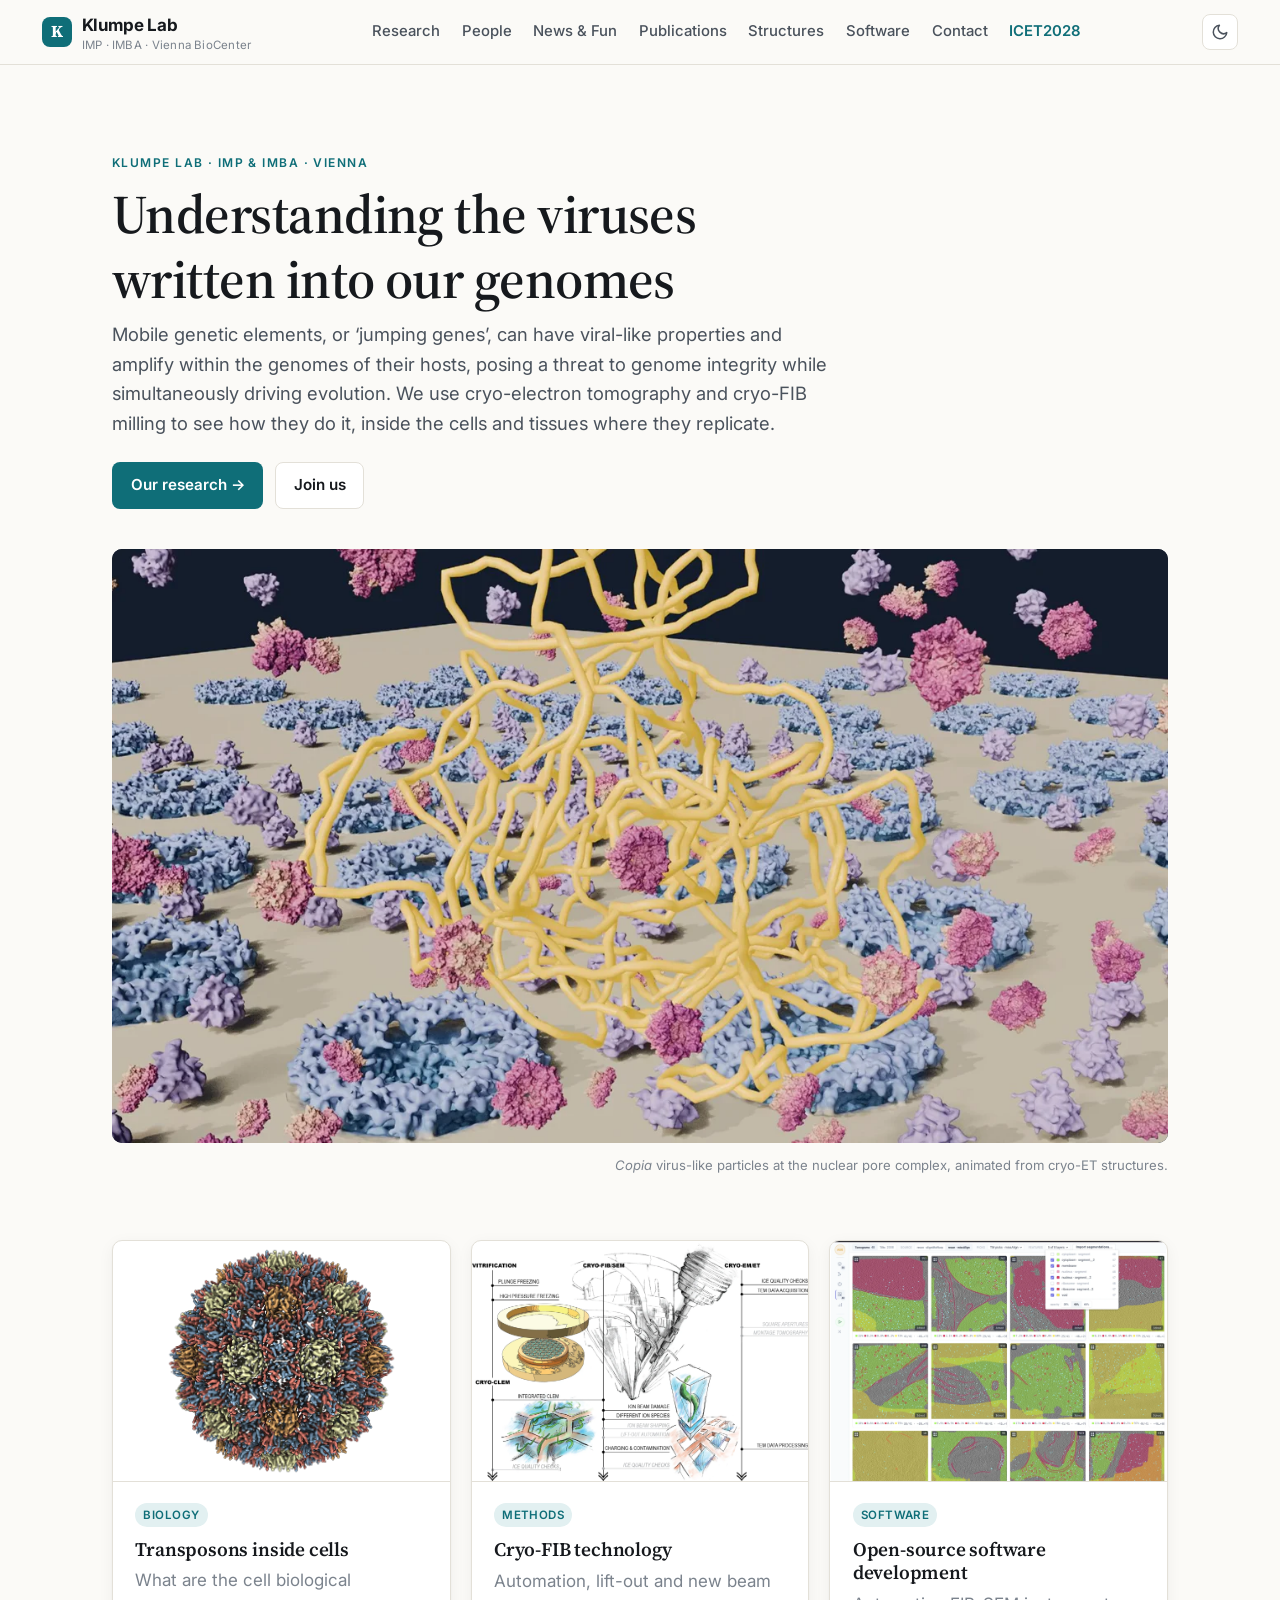
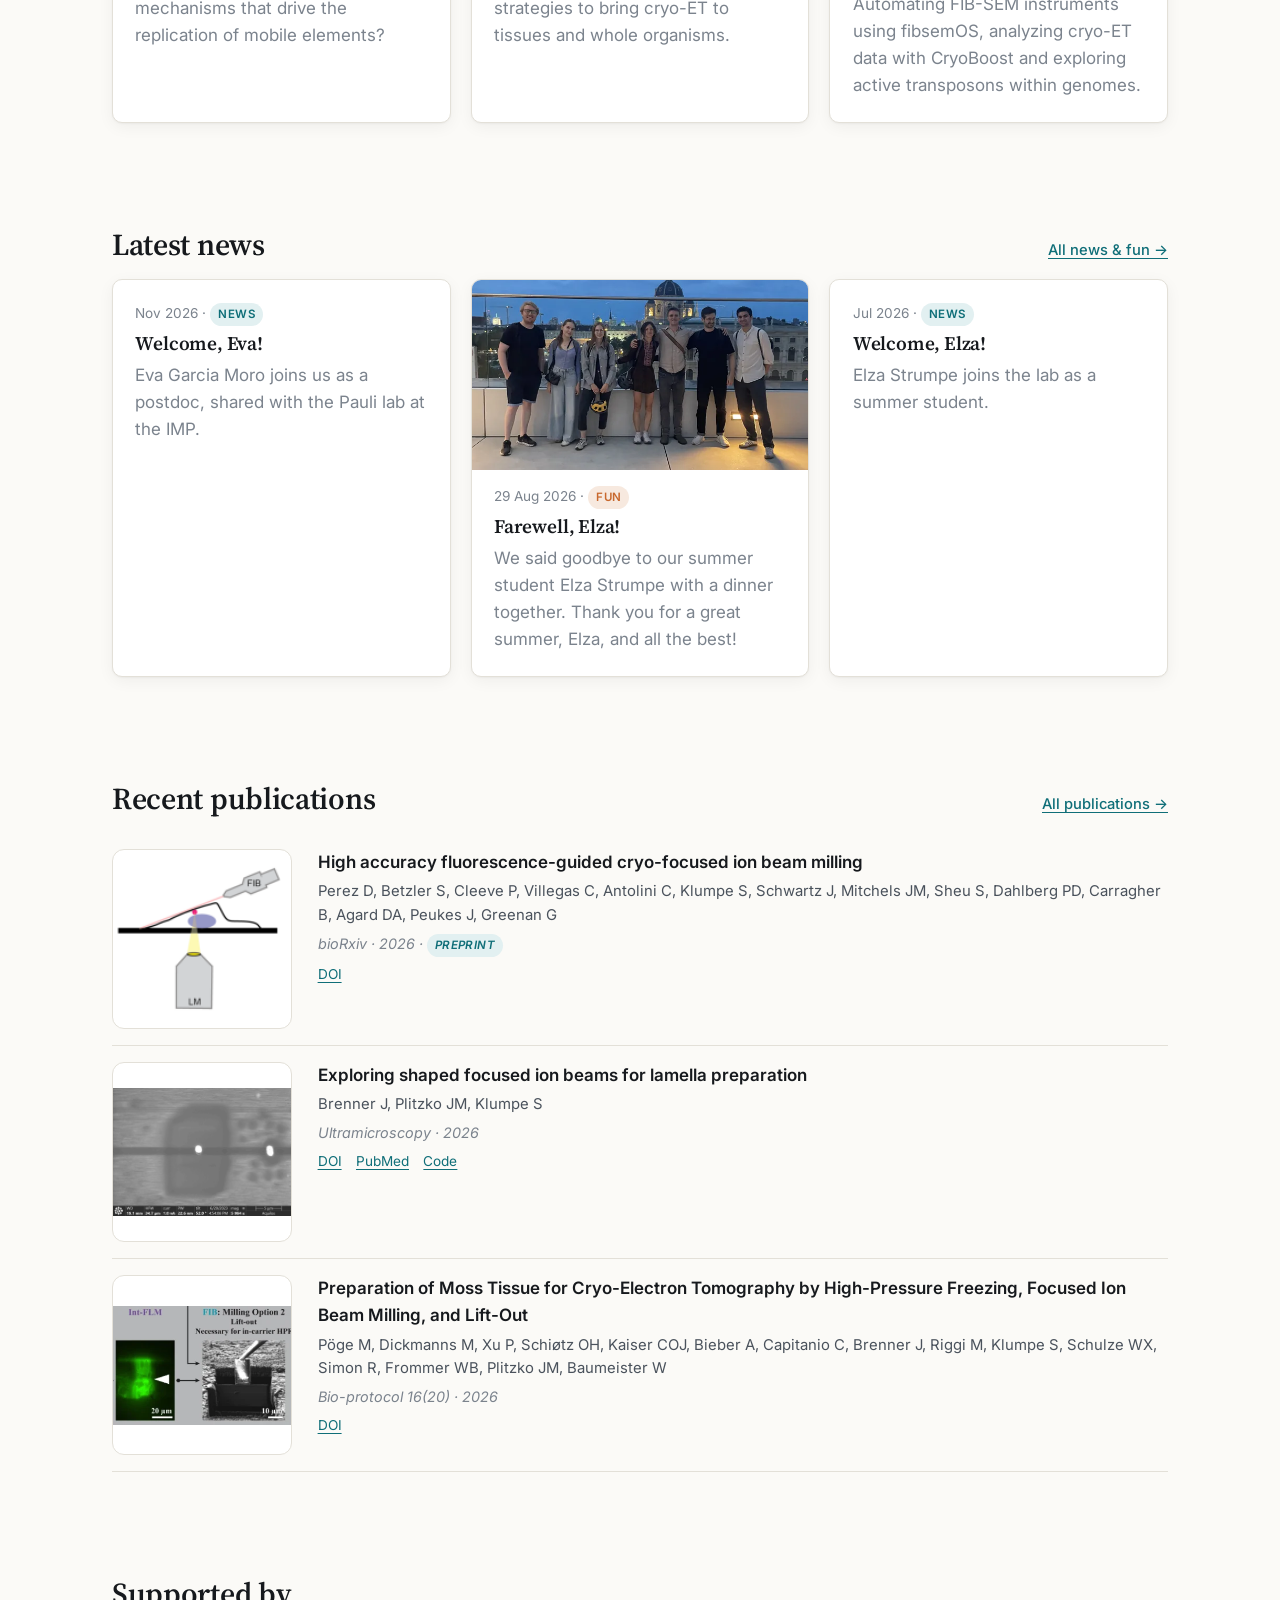
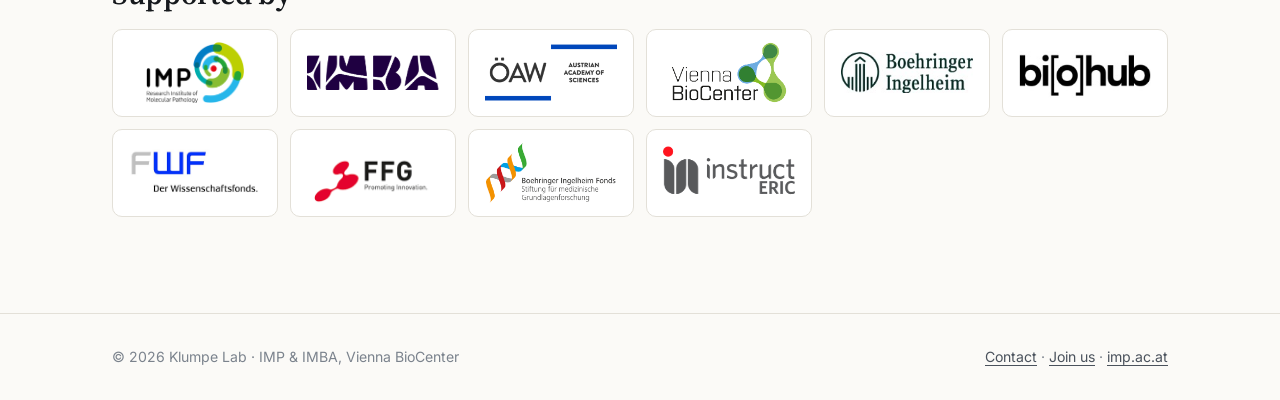
<file: index.html>
<!doctype html>
<html lang="en">
<head>
  <meta charset="utf-8">
  <meta name="viewport" content="width=device-width, initial-scale=1">
  <title>Klumpe Lab · IMP &amp; IMBA Vienna</title>
  <meta name="description" content="The Klumpe Lab at the IMP and IMBA, Vienna BioCenter: cryo-electron tomography, cryo-FIB technology and the structural cell biology of transposons.">
  <link rel="preconnect" href="https://fonts.googleapis.com">
  <link rel="preconnect" href="https://fonts.gstatic.com" crossorigin>
  <link href="https://fonts.googleapis.com/css2?family=Inter:wght@400;500;600;700&family=Source+Serif+4:opsz,wght@8..60,600&display=swap" rel="stylesheet">
  <script>try{var t=localStorage.getItem("theme");if(t==="light"||t==="dark")document.documentElement.dataset.theme=t}catch(e){}</script>
  <link rel="stylesheet" href="assets/css/style.css">
</head>
<body>
<main>
  <section class="container hero hero-text">
    <div>
      <div class="eyebrow">Klumpe Lab · IMP &amp; IMBA · Vienna</div>
      <h1>Understanding the viruses written into our&nbsp;genomes</h1>
      <p class="lead">Mobile genetic elements, or ‘jumping genes’, can have viral-like properties and amplify within the genomes of their hosts, posing a threat to genome integrity while simultaneously driving evolution. We use cryo-electron tomography and cryo-FIB milling to see how they do it, inside the cells and tissues where they replicate.</p>
      <div class="btn-row">
        <a class="btn btn-primary" href="research.html">Our research →</a>
        <a class="btn btn-ghost" href="contact.html#join">Join us</a>
      </div>
    </div>
  </section>

  <section class="container">
    <figure class="hero-banner">
      <video src="assets/video/copia-nuclear-pore.mp4" poster="assets/video/copia-nuclear-pore-poster.webp" width="1280" height="720" autoplay muted loop playsinline preload="metadata" aria-label="Animation of copia virus-like particles at nuclear pore complexes in the nuclear envelope"></video>
      <figcaption><em>Copia</em> virus-like particles at the nuclear pore complex, animated from cryo-ET structures.</figcaption>
    </figure>
  </section>

  <section class="container section">
    <div class="grid grid-3">
      <a class="card topic-card" href="research.html">
        <div class="topic-img"><img src="assets/img/research/copia-capsid.webp" alt="Subtomogram average of the copia retrotransposon capsid" loading="lazy"></div>
        <span class="tag">Biology</span>
        <h3 style="margin-top:.7rem">Transposons inside cells</h3>
        <p class="muted">What are the cell biological mechanisms that drive the replication of mobile elements?</p>
      </a>
      <a class="card topic-card" href="research.html#methods">
        <div class="topic-img"><img class="img-light" src="assets/img/research/technology.webp" alt="Illustrated cryo-FIB workflow: high-pressure freezing, cryo-CLEM, cryo-FIB/SEM lift-out and lamella milling" loading="lazy"><img class="img-dark" src="assets/img/research/technology-dark.webp" alt="Illustrated cryo-FIB workflow: high-pressure freezing, cryo-CLEM, cryo-FIB/SEM lift-out and lamella milling" loading="lazy"></div>
        <span class="tag">Methods</span>
        <h3 style="margin-top:.7rem">Cryo-FIB technology</h3>
        <p class="muted">Automation, lift-out and new beam strategies to bring cryo-ET to tissues and whole organisms.</p>
      </a>
      <a class="card topic-card" href="software.html">
        <div class="topic-img"><img src="assets/img/research/software.webp" alt="Screenshot of our cryo-ET analysis software showing a gallery of segmented tomograms with particle picks" loading="lazy"></div>
        <span class="tag">Software</span>
        <h3 style="margin-top:.7rem">Open-source software development</h3>
        <p class="muted">Automating FIB-SEM instruments using fibsemOS, analyzing cryo-ET data with CryoBoost and exploring active transposons within genomes.</p>
      </a>
    </div>
  </section>

  <section class="container section">
    <div class="section-head">
      <h2>Latest news</h2>
      <a href="news.html">All news & fun →</a>
    </div>
    <div class="grid grid-3" id="home-news"></div>
  </section>

  <section class="container section">
    <div class="section-head">
      <h2>Recent publications</h2>
      <a href="publications.html">All publications →</a>
    </div>
    <div id="home-pubs"></div>
  </section>
  <section class="container section">
    <div class="section-head">
      <h2>Supported by</h2>
    </div>
    <div class="sponsors" data-sponsors></div>
  </section>
</main>
<script src="assets/js/data.js"></script>
<script src="assets/js/site.js"></script>
</body>
</html>
</file>
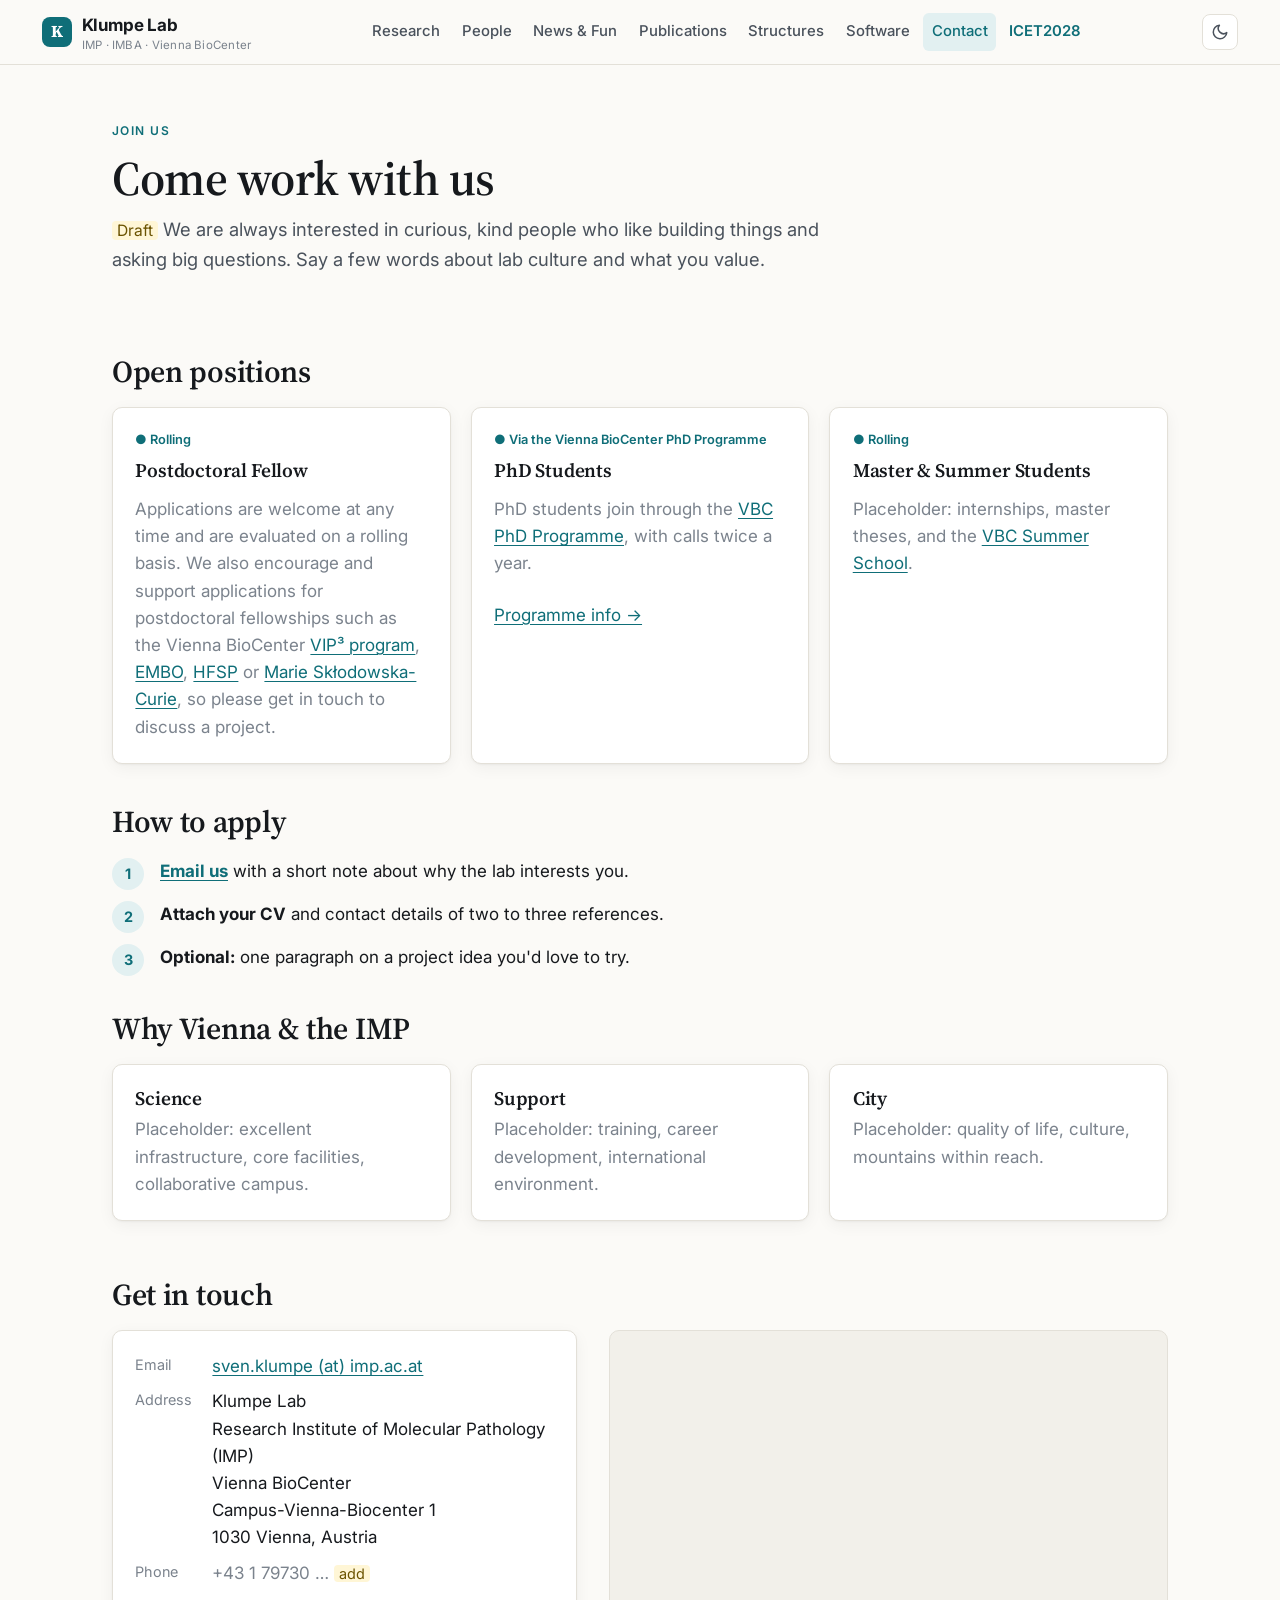
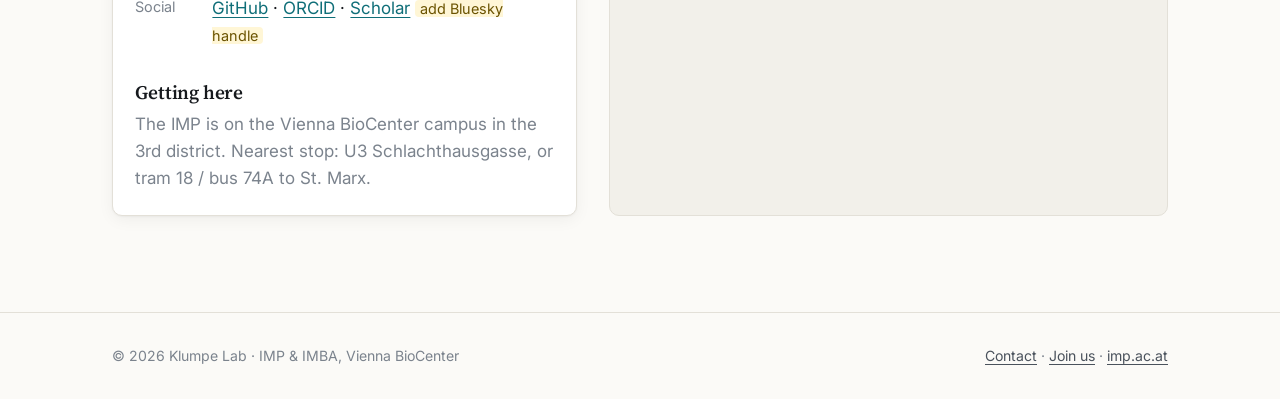
<file: contact.html>
<!doctype html>
<html lang="en">
<head>
  <meta charset="utf-8">
  <meta name="viewport" content="width=device-width, initial-scale=1">
  <title>Contact · Klumpe Lab</title>
  <link rel="preconnect" href="https://fonts.googleapis.com">
  <link rel="preconnect" href="https://fonts.gstatic.com" crossorigin>
  <link href="https://fonts.googleapis.com/css2?family=Inter:wght@400;500;600;700&family=Source+Serif+4:opsz,wght@8..60,600&display=swap" rel="stylesheet">
  <script>try{var t=localStorage.getItem("theme");if(t==="light"||t==="dark")document.documentElement.dataset.theme=t}catch(e){}</script>
  <link rel="stylesheet" href="assets/css/style.css">
</head>
<body>
<main class="container">
  <header class="page-head" id="join">
    <div class="eyebrow">Join us</div>
    <h1>Come work with us</h1>
    <p class="lead"><span class="draft">Draft</span> We are always interested in curious, kind people who like building things and asking big questions. Say a few words about lab culture and what you value.</p>
  </header>

  <h2>Open positions</h2>
  <div class="grid grid-3">
    <article class="card position">
      <div class="status">● Rolling</div>
      <h3>Postdoctoral Fellow</h3>
      <p class="muted">Applications are welcome at any time and are evaluated on a rolling basis. We also encourage and support applications for postdoctoral fellowships such as the Vienna BioCenter <a href="https://training.vbc.ac.at/post-docs/vip3-post-doc-program/" rel="noopener">VIP³ program</a>, <a href="https://www.embo.org/funding/fellowships-grants-and-career-support/postdoctoral-fellowships/" rel="noopener">EMBO</a>, <a href="https://www.hfsp.org/funding/hfsp-funding/postdoctoral-fellowships" rel="noopener">HFSP</a> or <a href="https://marie-sklodowska-curie-actions.ec.europa.eu/actions/postdoctoral-fellowships" rel="noopener">Marie Skłodowska-Curie</a>, so please get in touch to discuss a project.</p>
    </article>
    <article class="card position">
      <div class="status">● Via the Vienna BioCenter PhD Programme</div>
      <h3>PhD Students</h3>
      <p class="muted">PhD students join through the <a href="https://training.vbc.ac.at/phd-programme/" rel="noopener">VBC PhD Programme</a>, with calls twice a year.</p>
      <a href="https://training.vbc.ac.at/phd-programme/" rel="noopener">Programme info →</a>
    </article>
    <article class="card position">
      <div class="status">● Rolling</div>
      <h3>Master & Summer Students</h3>
      <p class="muted">Placeholder: internships, master theses, and the <a href="https://training.vbc.ac.at/summer-school/" rel="noopener">VBC Summer School</a>.</p>
    </article>
  </div>

  <h2>How to apply</h2>
  <ol class="steps">
    <li><strong><a href="#contact" class="js-email" data-u="epmulk.nevs" data-d="ta.ca.pmi">Email us</a></strong> with a short note about why the lab interests you.</li>
    <li><strong>Attach your CV</strong> and contact details of two to three references.</li>
    <li><strong>Optional:</strong> one paragraph on a project idea you'd love to try.</li>
  </ol>

  <h2>Why Vienna &amp; the IMP</h2>
  <div class="grid grid-3">
    <div class="card"><h3>Science</h3><p class="muted">Placeholder: excellent infrastructure, core facilities, collaborative campus.</p></div>
    <div class="card"><h3>Support</h3><p class="muted">Placeholder: training, career development, international environment.</p></div>
    <div class="card"><h3>City</h3><p class="muted">Placeholder: quality of life, culture, mountains within reach.</p></div>
  </div>

  <section id="contact" class="section">
    <h2>Get in touch</h2>
    <div class="contact-grid">
      <div class="card">
        <dl class="info">
          <dt>Email</dt>
          <dd><a href="#contact" class="js-email" data-u="epmulk.nevs" data-d="ta.ca.pmi">sven.klumpe (at) imp.ac.at</a></dd>
          <dt>Address</dt>
          <dd>Klumpe Lab<br>Research Institute of Molecular Pathology (IMP)<br>Vienna BioCenter<br>Campus-Vienna-Biocenter 1<br>1030 Vienna, Austria</dd>
          <dt>Phone</dt>
          <dd class="muted">+43 1 79730 … <span class="draft">add</span></dd>
          <dt>Social</dt>
          <dd><a href="https://github.com/sklumpe" rel="noopener">GitHub</a> · <a href="https://orcid.org/0000-0002-8350-6503" rel="noopener">ORCID</a> · <a href="https://scholar.google.com/citations?user=0xs-E9wAAAAJ&amp;hl=en" rel="noopener">Scholar</a> <span class="draft">add Bluesky handle</span></dd>
        </dl>
        <h3 style="margin-top:2rem">Getting here</h3>
        <p class="muted">The IMP is on the Vienna BioCenter campus in the 3rd district. Nearest stop: U3 Schlachthausgasse, or tram 18 / bus 74A to St. Marx.</p>
      </div>
      <div class="map">
        <iframe title="Map of the IMP, Vienna"
          src="https://www.openstreetmap.org/export/embed.html?bbox=16.3990%2C48.1855%2C16.4130%2C48.1925&amp;layer=mapnik&amp;marker=48.1890%2C16.4060"
          loading="lazy"></iframe>
      </div>
    </div>
  </section>
</main>
<script src="assets/js/data.js"></script>
<script src="assets/js/site.js"></script>
</body>
</html>
</file>
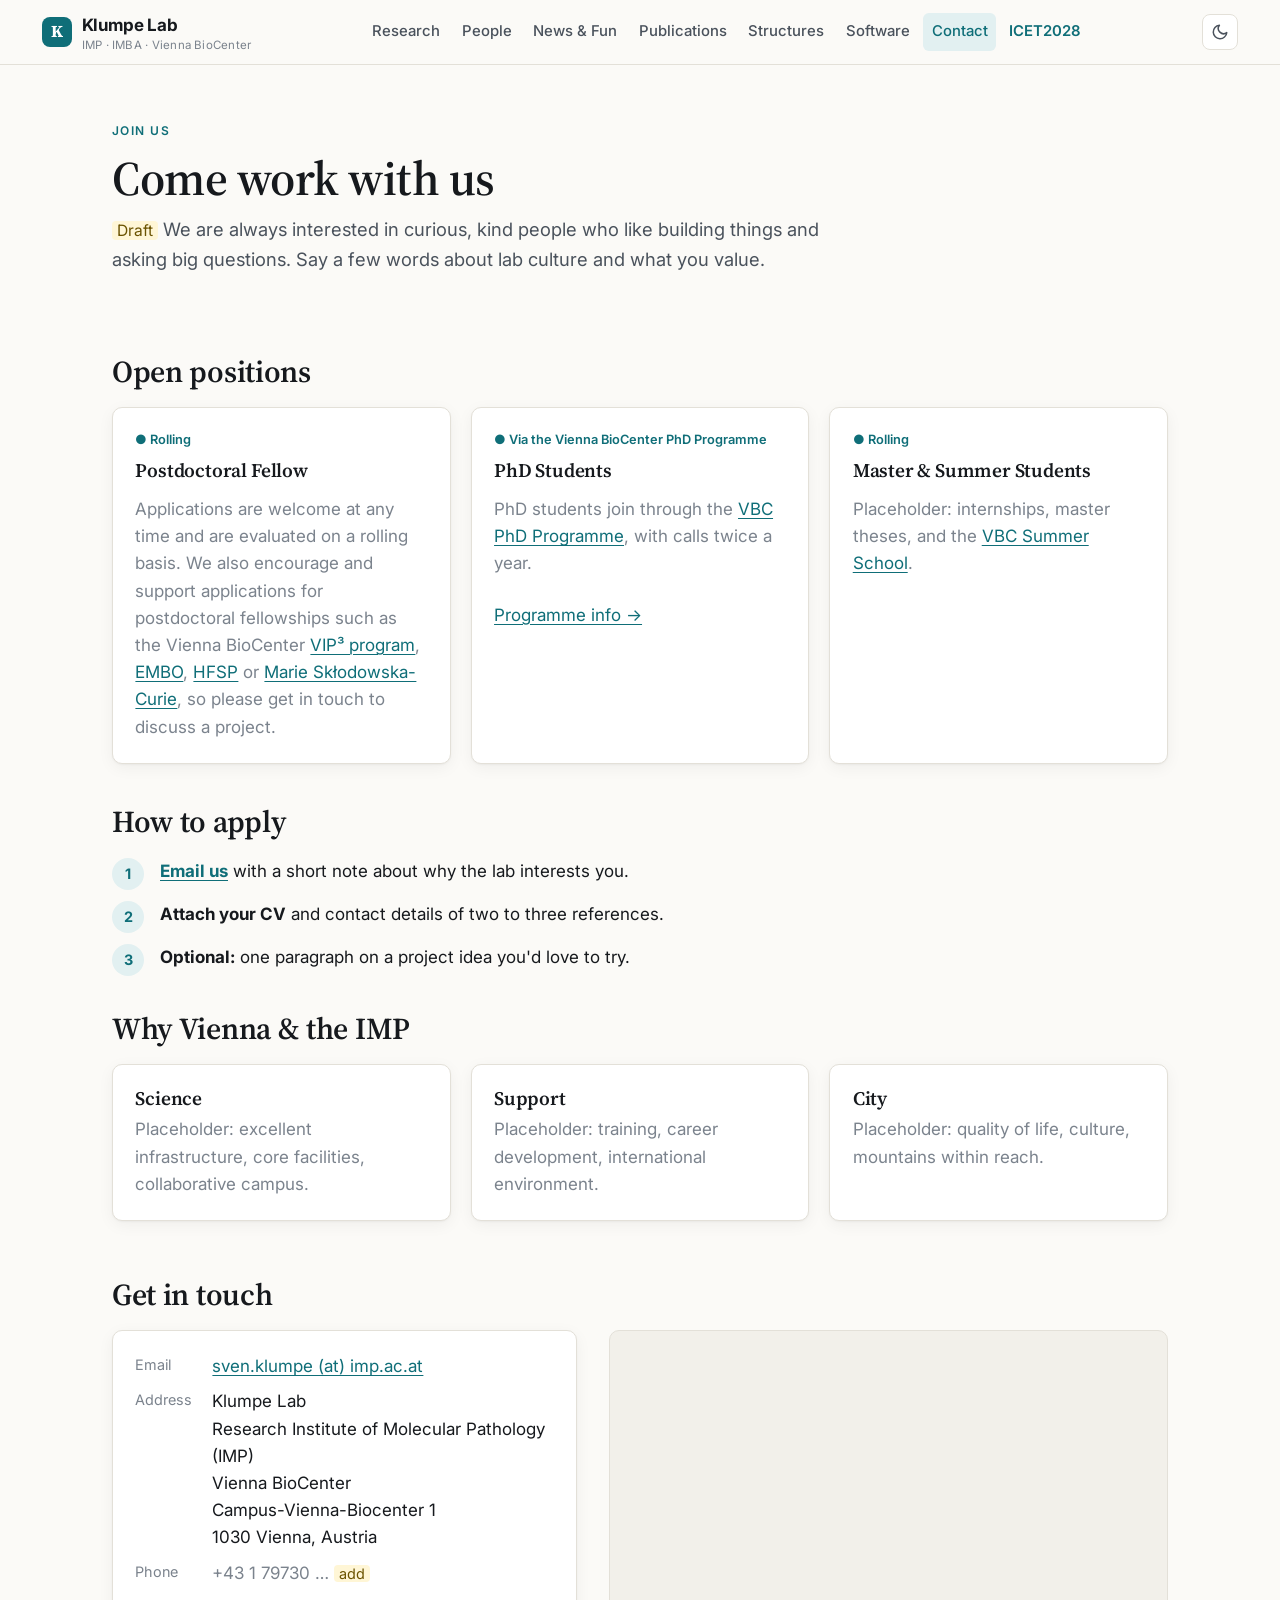
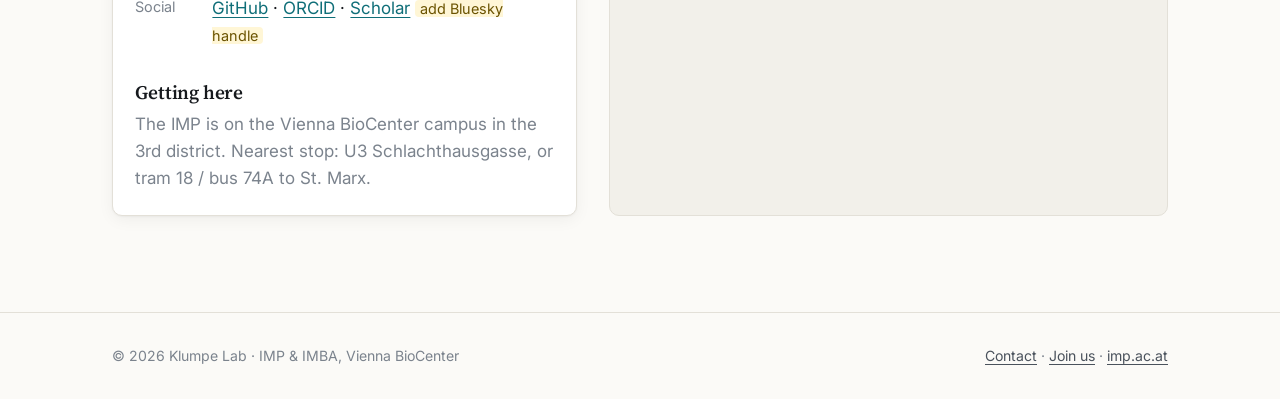
<file: join.html>
<!doctype html>
<html lang="en">
<head>
  <meta charset="utf-8">
  <title>Join us · Klumpe Lab</title>
  <meta http-equiv="refresh" content="0; url=contact.html#join">
  <link rel="canonical" href="contact.html#join">
  <script>location.replace("contact.html#join")</script>
</head>
<body>
  <p>Open positions are now on the <a href="contact.html#join">Contact</a> page.</p>
</body>
</html>
</file>
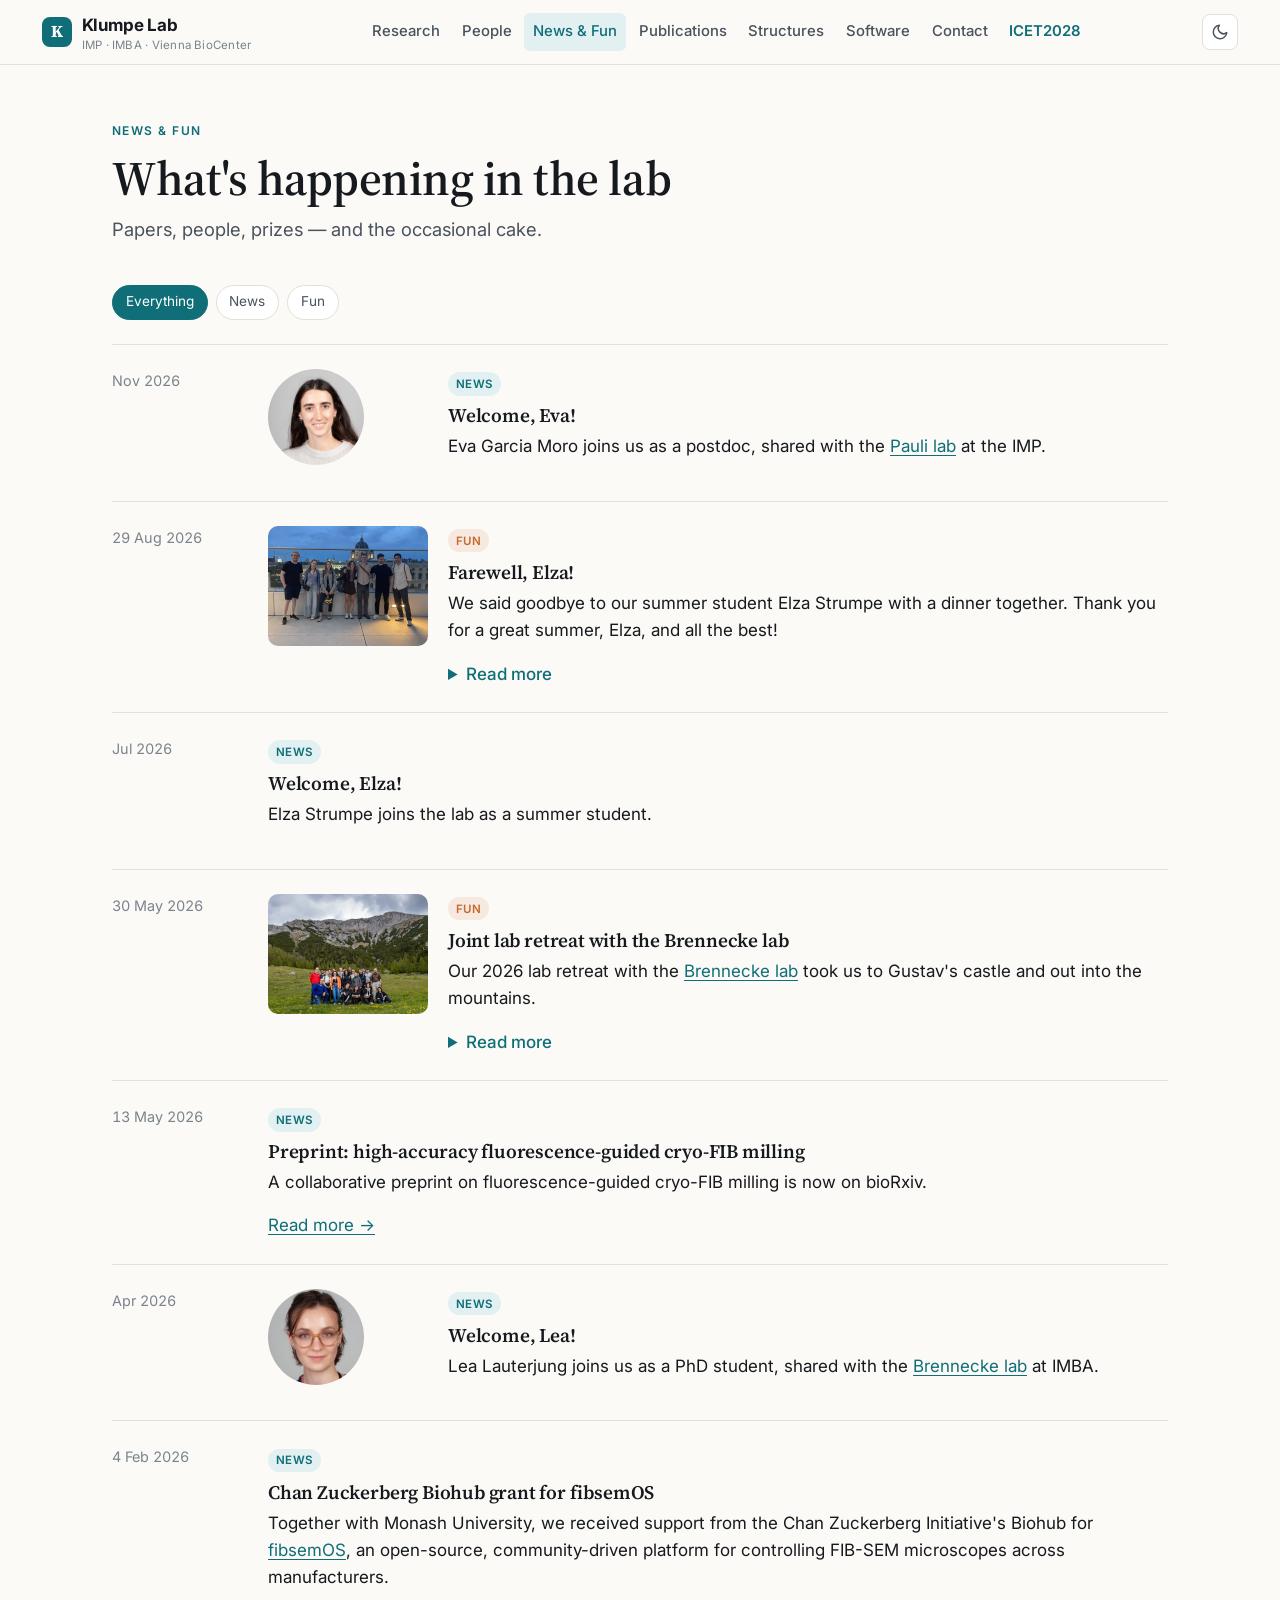
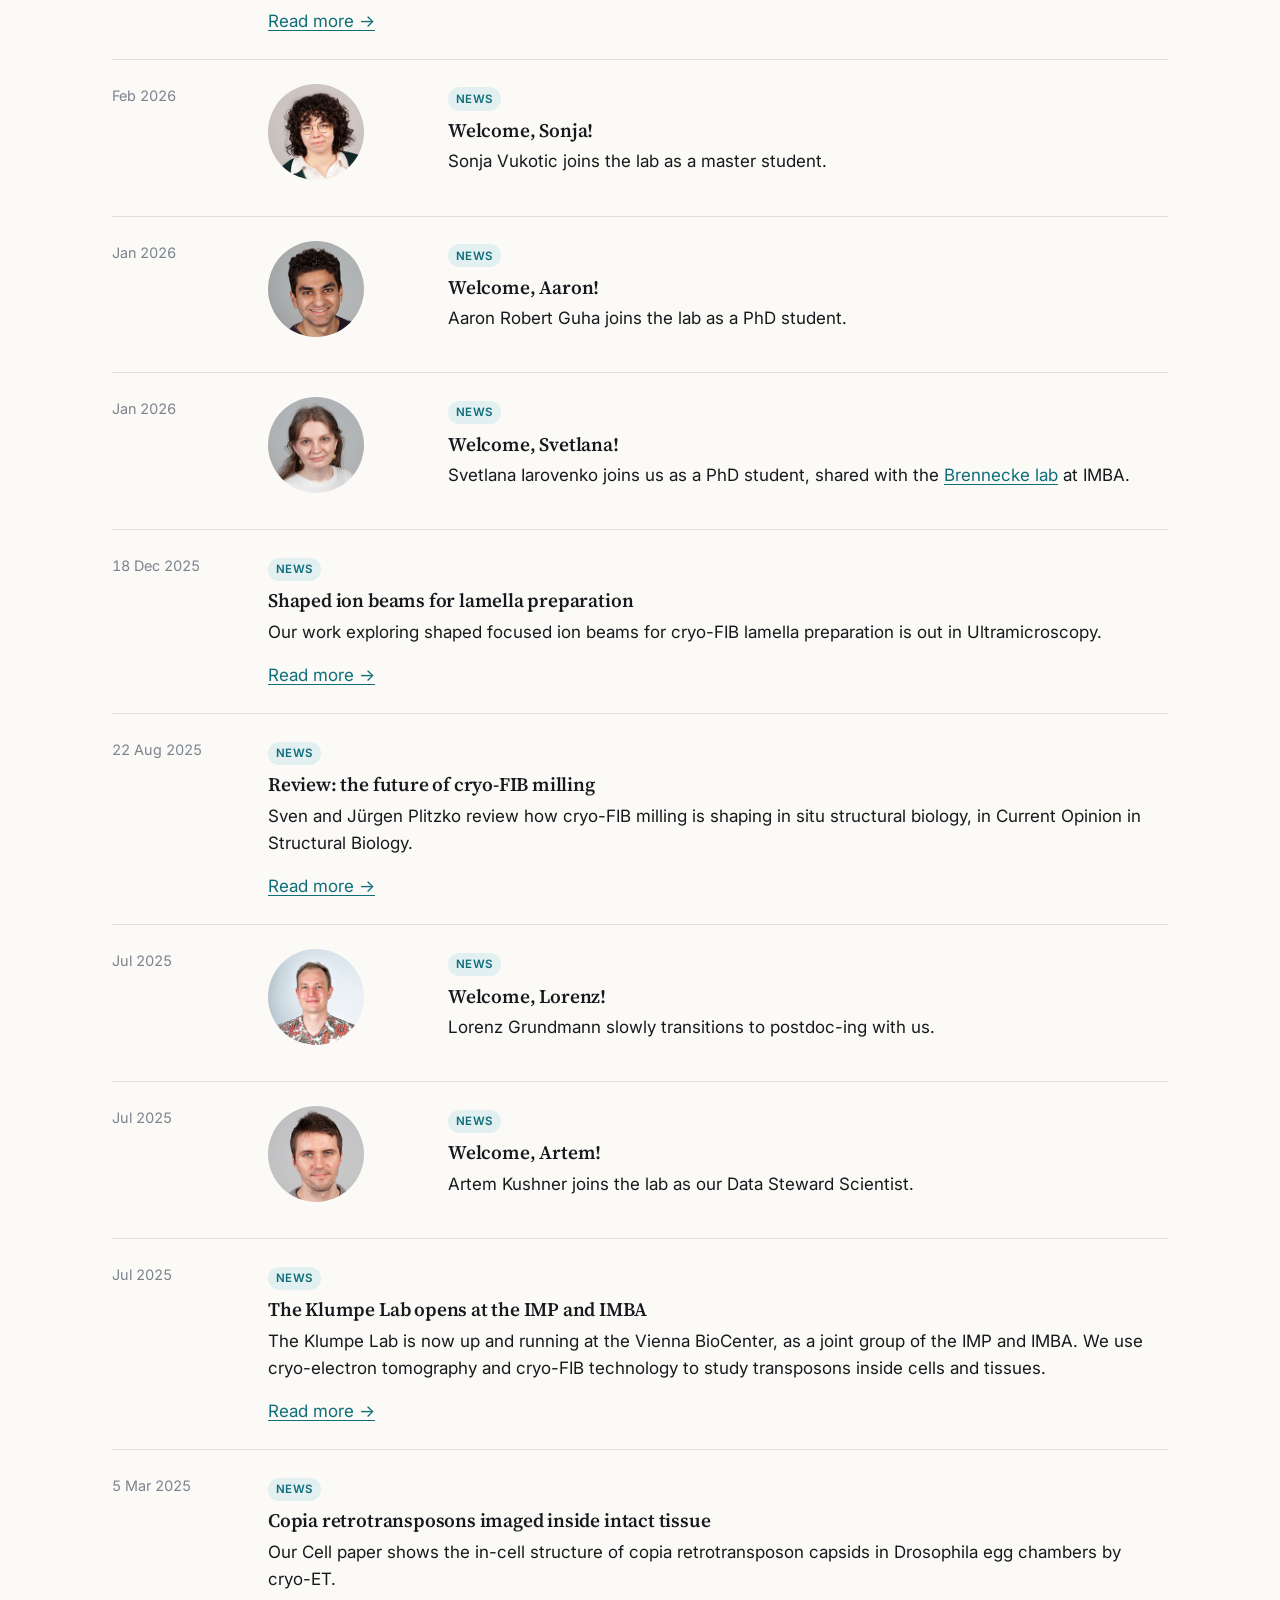
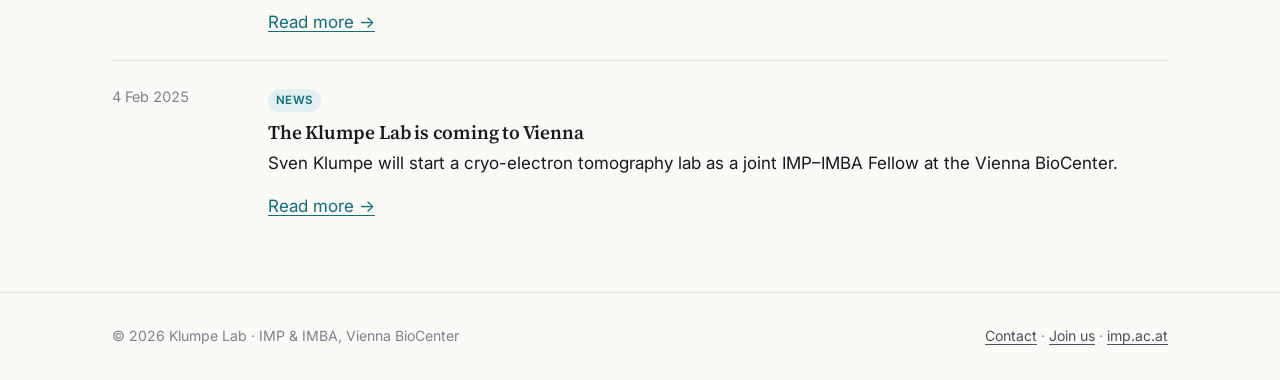
<file: news.html>
<!doctype html>
<html lang="en">
<head>
  <meta charset="utf-8">
  <meta name="viewport" content="width=device-width, initial-scale=1">
  <title>News & Fun · Klumpe Lab</title>
  <link rel="preconnect" href="https://fonts.googleapis.com">
  <link rel="preconnect" href="https://fonts.gstatic.com" crossorigin>
  <link href="https://fonts.googleapis.com/css2?family=Inter:wght@400;500;600;700&family=Source+Serif+4:opsz,wght@8..60,600&display=swap" rel="stylesheet">
  <script>try{var t=localStorage.getItem("theme");if(t==="light"||t==="dark")document.documentElement.dataset.theme=t}catch(e){}</script>
  <link rel="stylesheet" href="assets/css/style.css">
</head>
<body>
<main class="container">
  <header class="page-head">
    <div class="eyebrow">News & Fun</div>
    <h1>What's happening in the lab</h1>
    <p class="lead">Papers, people, prizes — and the occasional cake.</p>
  </header>

  <div class="filter-row">
    <button class="chip" data-newsfilter="all" aria-pressed="true">Everything</button>
    <button class="chip" data-newsfilter="news" aria-pressed="false">News</button>
    <button class="chip" data-newsfilter="fun" aria-pressed="false">Fun</button>
  </div>

  <div id="news-list"></div>
</main>
<script src="assets/js/data.js"></script>
<script src="assets/js/site.js"></script>
</body>
</html>
</file>
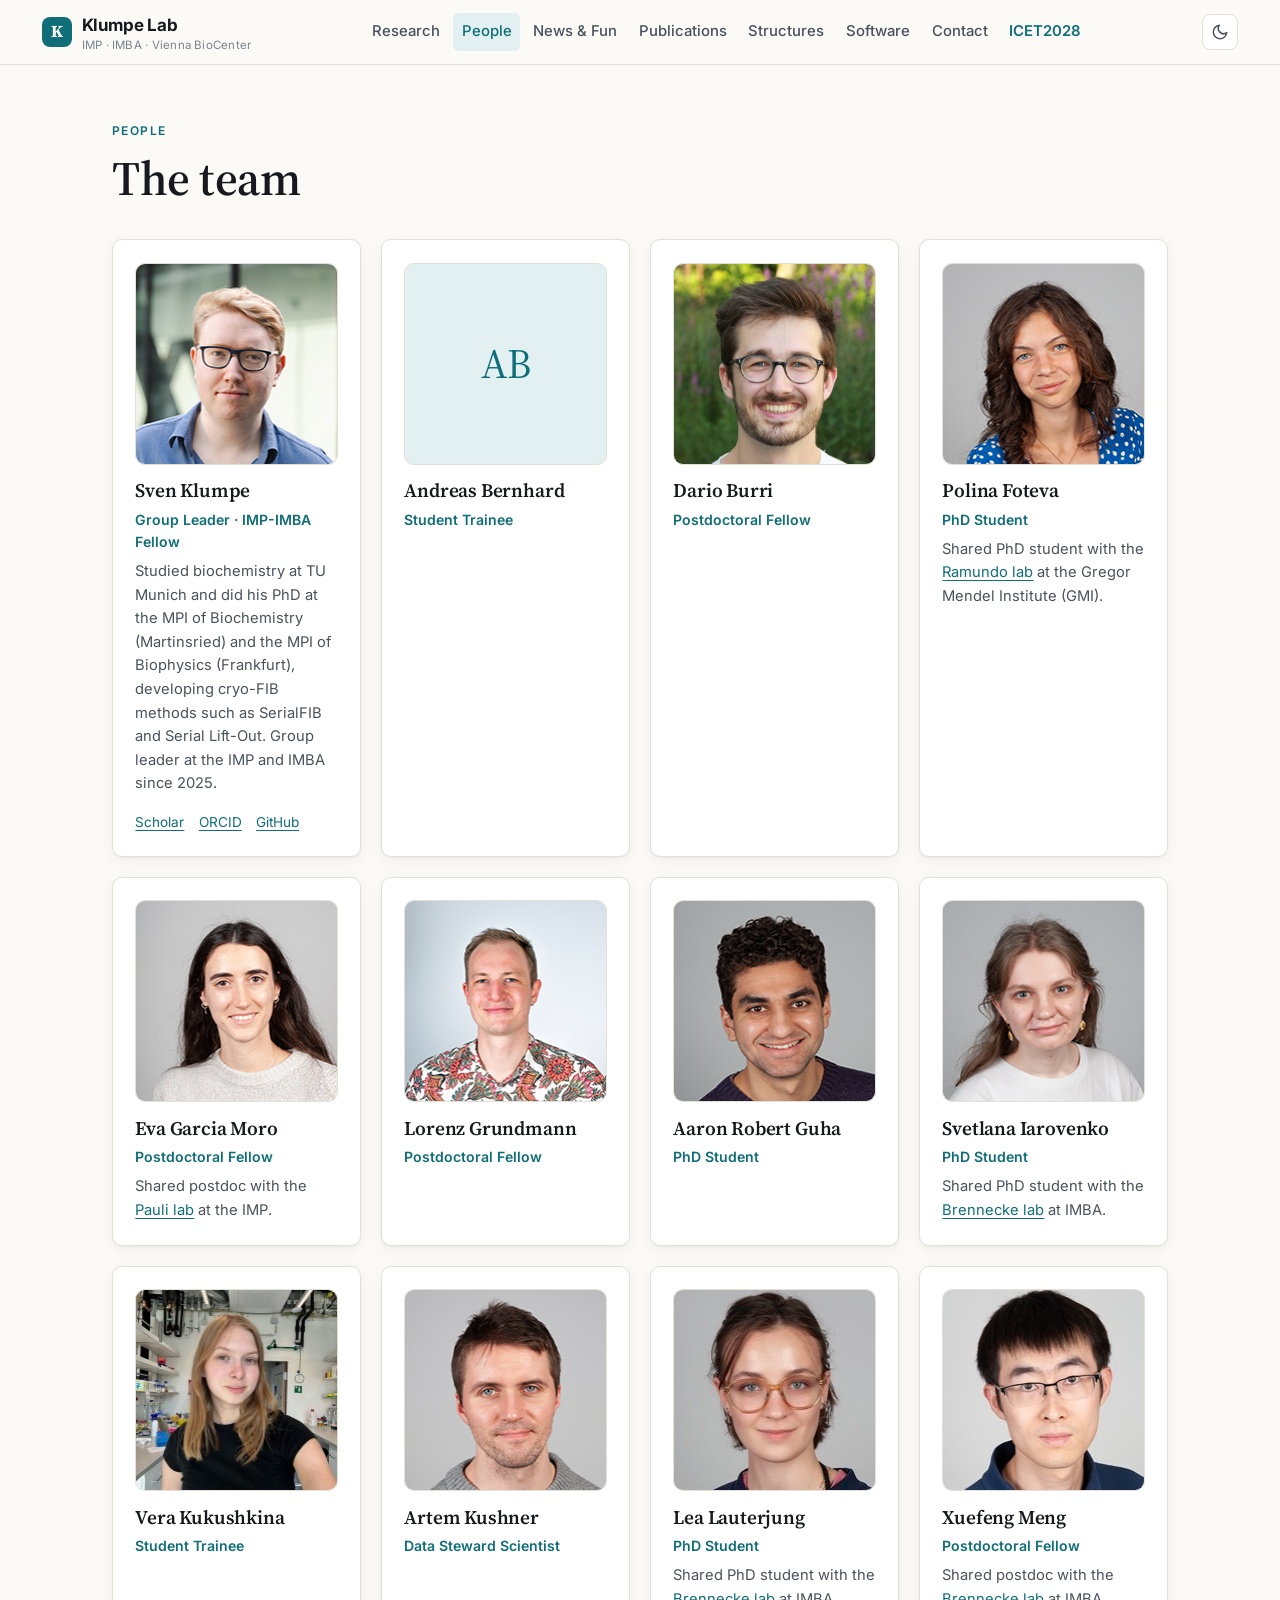
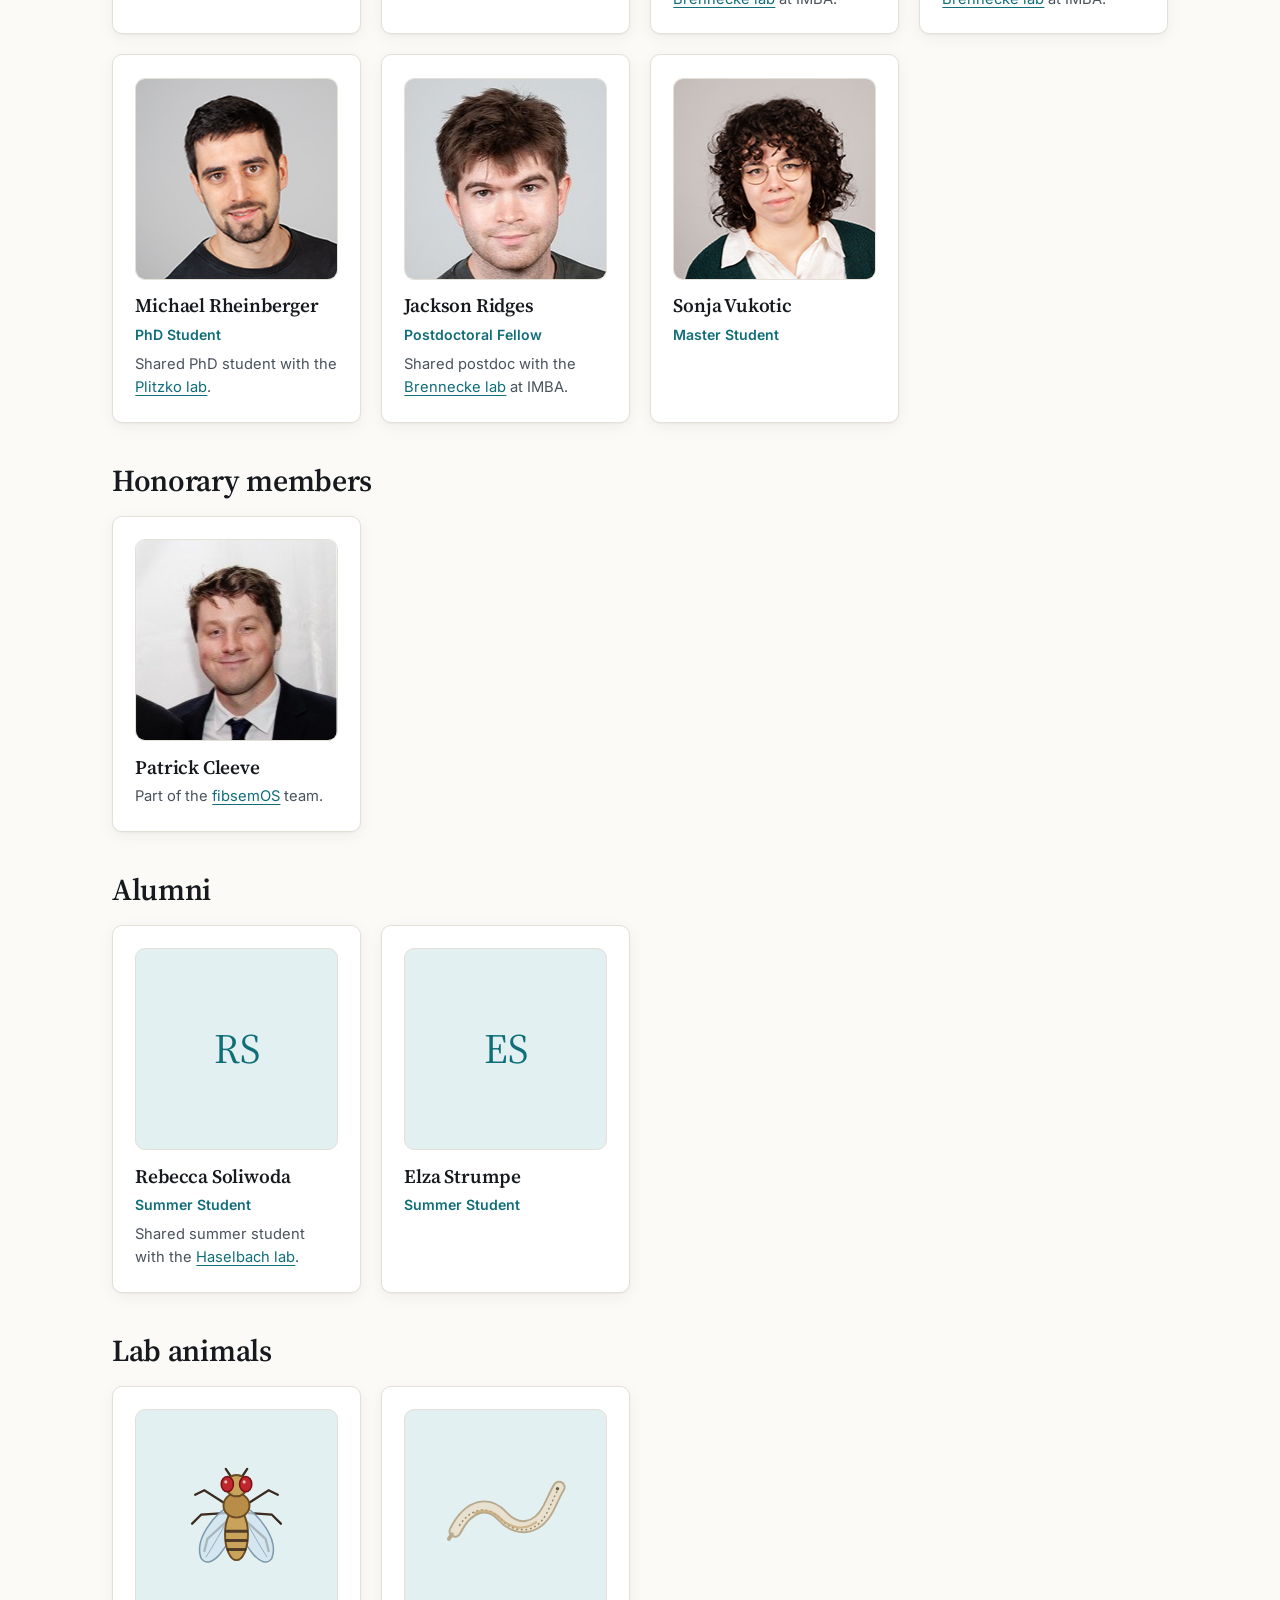
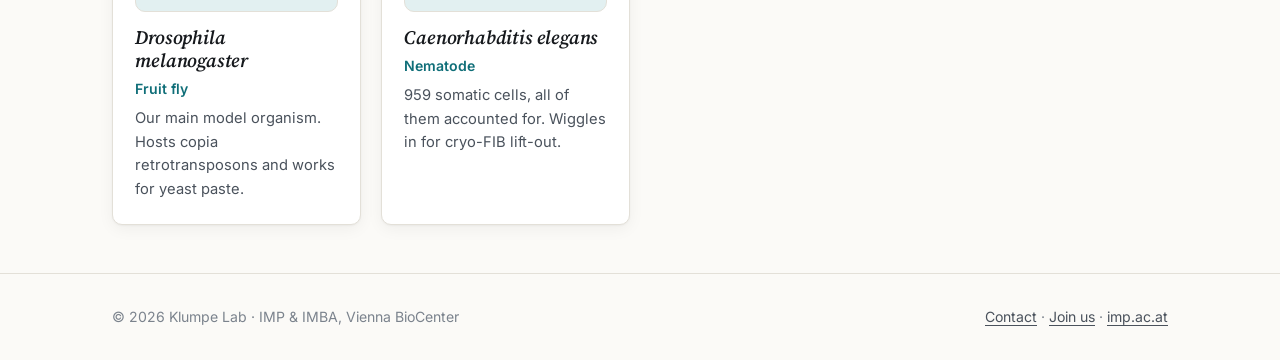
<file: people.html>
<!doctype html>
<html lang="en">
<head>
  <meta charset="utf-8">
  <meta name="viewport" content="width=device-width, initial-scale=1">
  <title>People · Klumpe Lab</title>
  <link rel="preconnect" href="https://fonts.googleapis.com">
  <link rel="preconnect" href="https://fonts.gstatic.com" crossorigin>
  <link href="https://fonts.googleapis.com/css2?family=Inter:wght@400;500;600;700&family=Source+Serif+4:opsz,wght@8..60,600&display=swap" rel="stylesheet">
  <script>try{var t=localStorage.getItem("theme");if(t==="light"||t==="dark")document.documentElement.dataset.theme=t}catch(e){}</script>
  <link rel="stylesheet" href="assets/css/style.css">
</head>
<body>
<main class="container">
  <header class="page-head">
    <div class="eyebrow">People</div>
    <h1>The team</h1>
  </header>

  <div class="grid grid-4" id="people-grid"></div>

  <section id="honorary-section">
    <h2>Honorary members</h2>
    <div class="grid grid-4" id="honorary-grid"></div>
  </section>

  <section id="alumni-section">
    <h2>Alumni</h2>
    <div class="grid grid-4" id="alumni"></div>
  </section>

  <section id="animals-section">
    <h2>Lab animals</h2>
    <div class="grid grid-4" id="animals-grid"></div>
  </section>
</main>
<script src="assets/js/data.js"></script>
<script src="assets/js/site.js"></script>
</body>
</html>
</file>
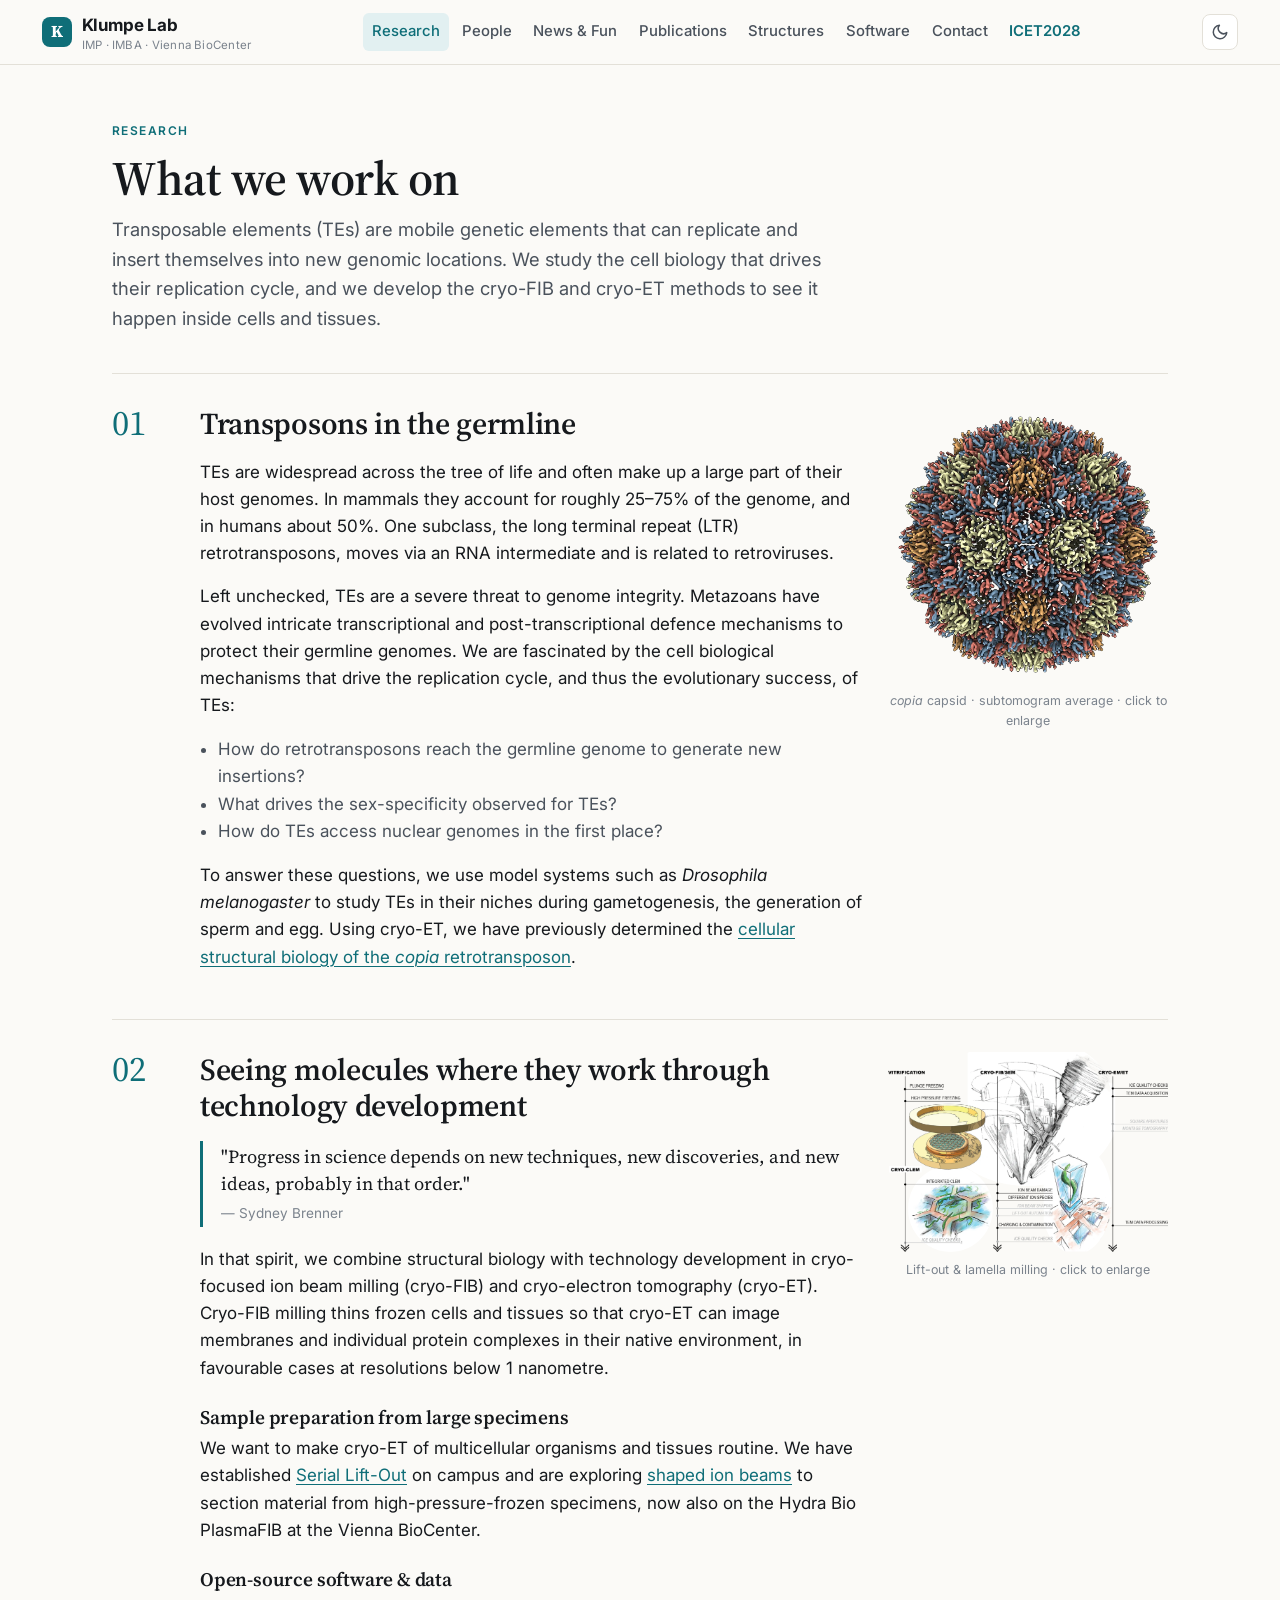
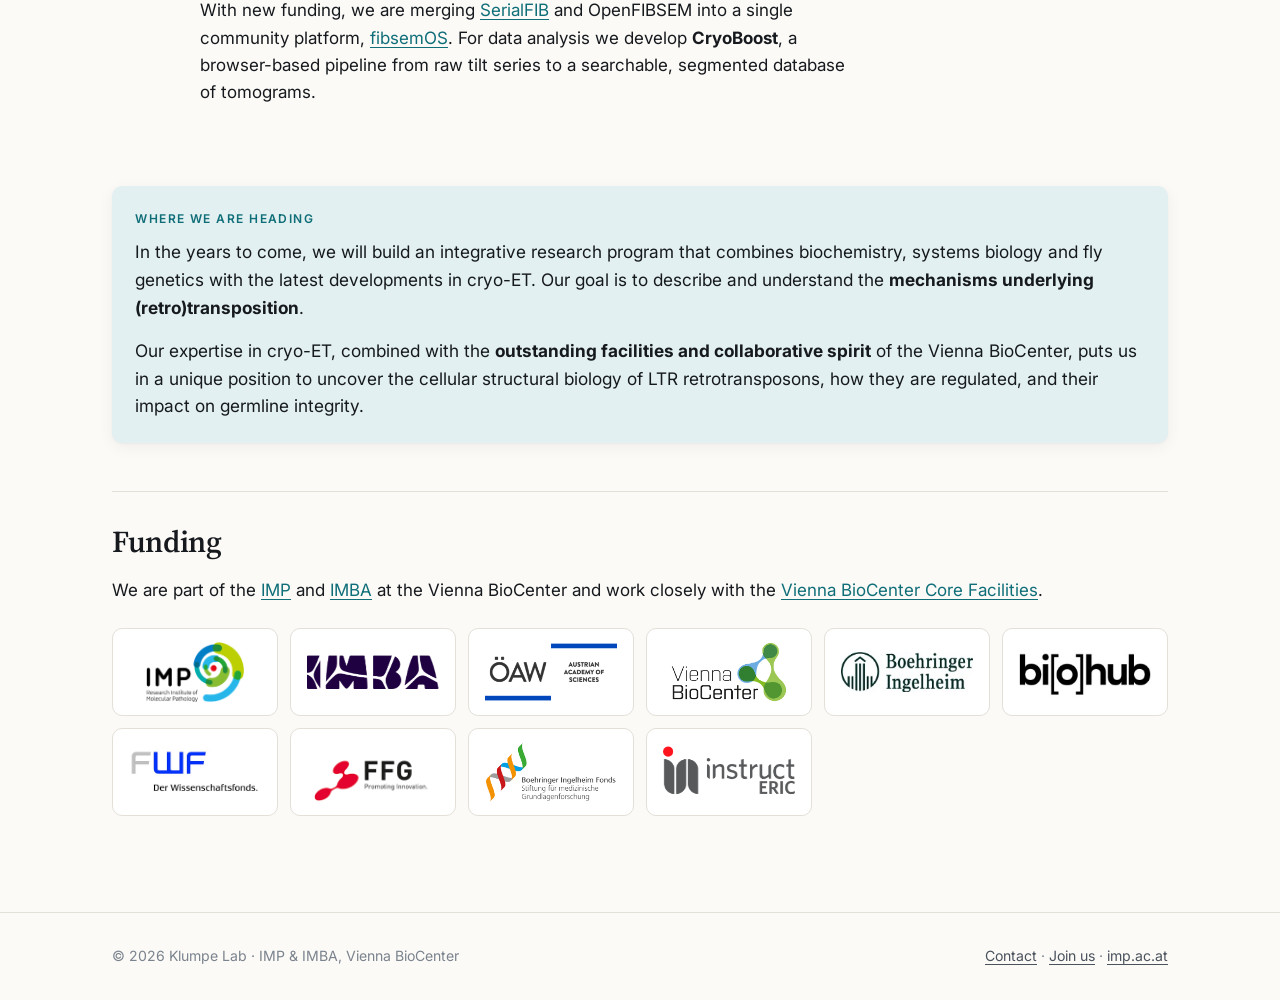
<file: research.html>
<!doctype html>
<html lang="en">
<head>
  <meta charset="utf-8">
  <meta name="viewport" content="width=device-width, initial-scale=1">
  <title>Research · Klumpe Lab</title>
  <link rel="preconnect" href="https://fonts.googleapis.com">
  <link rel="preconnect" href="https://fonts.gstatic.com" crossorigin>
  <link href="https://fonts.googleapis.com/css2?family=Inter:wght@400;500;600;700&family=Source+Serif+4:opsz,wght@8..60,600&display=swap" rel="stylesheet">
  <script>try{var t=localStorage.getItem("theme");if(t==="light"||t==="dark")document.documentElement.dataset.theme=t}catch(e){}</script>
  <link rel="stylesheet" href="assets/css/style.css">
</head>
<body>
<main class="container">
  <header class="page-head">
    <div class="eyebrow">Research</div>
    <h1>What we work on</h1>
    <p class="lead">Transposable elements (TEs) are mobile genetic elements that can replicate and insert themselves into new genomic locations. We study the cell biology that drives their replication cycle, and we develop the cryo-FIB and cryo-ET methods to see it happen inside cells and tissues.</p>
  </header>

  <section class="theme">
    <div class="theme-num">01</div>
    <div>
      <h2 style="margin-top:0">Transposons in the germline</h2>
      <p>TEs are widespread across the tree of life and often make up a large part of their host genomes. In mammals they account for roughly 25–75% of the genome, and in humans about 50%. One subclass, the long terminal repeat (LTR) retrotransposons, moves via an RNA intermediate and is related to retroviruses.</p>
      <p>Left unchecked, TEs are a severe threat to genome integrity. Metazoans have evolved intricate transcriptional and post-transcriptional defence mechanisms to protect their germline genomes. We are fascinated by the cell biological mechanisms that drive the replication cycle, and thus the evolutionary success, of TEs:</p>
      <ul>
        <li>How do retrotransposons reach the germline genome to generate new insertions?</li>
        <li>What drives the sex-specificity observed for TEs?</li>
        <li>How do TEs access nuclear genomes in the first place?</li>
      </ul>
      <p>To answer these questions, we use model systems such as <em>Drosophila melanogaster</em> to study TEs in their niches during gametogenesis, the generation of sperm and egg. Using cryo-ET, we have previously determined the <a href="https://doi.org/10.1016/j.cell.2025.02.003">cellular structural biology of the <em>copia</em> retrotransposon</a>.</p>
    </div>
    <figure class="theme-img theme-photo">
      <img class="zoomable" src="assets/img/research/copia-capsid.webp" alt="Subtomogram average of the copia retrotransposon capsid, coloured by subunit" width="1000" height="988" loading="lazy" tabindex="0" role="button" aria-label="Show image full screen">
      <figcaption><em>copia</em> capsid · subtomogram average · click to enlarge</figcaption>
    </figure>
  </section>

  <section class="theme" id="methods">
    <div class="theme-num">02</div>
    <div>
      <h2 style="margin-top:0">Seeing molecules where they work through technology development</h2>
      <blockquote class="quote">
        "Progress in science depends on new techniques, new discoveries, and new ideas, probably in that order."
        <cite>Sydney Brenner</cite>
      </blockquote>
      <p>In that spirit, we combine structural biology with technology development in cryo-focused ion beam milling (cryo-FIB) and cryo-electron tomography (cryo-ET). Cryo-FIB milling thins frozen cells and tissues so that cryo-ET can image membranes and individual protein complexes in their native environment, in favourable cases at resolutions below 1 nanometre.</p>

      <h3 style="margin-top:1.5rem">Sample preparation from large specimens</h3>
      <p>We want to make cryo-ET of multicellular organisms and tissues routine. We have established <a href="https://doi.org/10.1038/s41592-023-02113-5">Serial Lift-Out</a> on campus and are exploring <a href="https://doi.org/10.1016/j.ultramic.2025.114302">shaped ion beams</a> to section material from high-pressure-frozen specimens, now also on the Hydra Bio PlasmaFIB at the Vienna BioCenter.</p>

      <h3 style="margin-top:1.5rem">Open-source software &amp; data</h3>
      <p>With new funding, we are merging <a href="https://doi.org/10.7554/eLife.70506">SerialFIB</a> and OpenFIBSEM into a single community platform, <a href="software.html">fibsemOS</a>. For data analysis we develop <strong>CryoBoost</strong>, a browser-based pipeline from raw tilt series to a searchable, segmented database of tomograms.</p>
    </div>
    <figure class="theme-img theme-photo theme-diagram">
      <img class="zoomable img-light" src="assets/img/research/technology.webp" alt="Illustrated cryo-FIB workflow: high-pressure freezing, cryo-CLEM, cryo-FIB/SEM lift-out and lamella milling" width="1600" height="1145" loading="lazy" tabindex="0" role="button" aria-label="Show image full screen">
      <img class="zoomable img-dark" src="assets/img/research/technology-dark.webp" alt="Illustrated cryo-FIB workflow: high-pressure freezing, cryo-CLEM, cryo-FIB/SEM lift-out and lamella milling" width="1600" height="1145" loading="lazy" tabindex="0" role="button" aria-label="Show image full screen">
      <figcaption>Lift-out &amp; lamella milling · click to enlarge</figcaption>
    </figure>
  </section>

  <section class="card outlook">
    <div class="eyebrow">Where we are heading</div>
    <p>In the years to come, we will build an integrative research program that combines biochemistry, systems biology and fly genetics with the latest developments in cryo-ET. Our goal is to describe and understand the <strong>mechanisms underlying (retro)transposition</strong>.</p>
    <p>Our expertise in cryo-ET, combined with the <strong>outstanding facilities and collaborative spirit</strong> of the Vienna BioCenter, puts us in a unique position to uncover the cellular structural biology of LTR retrotransposons, how they are regulated, and their impact on germline integrity.</p>
  </section>

  <section class="section" style="border-top:1px solid var(--line); padding-top:2rem; margin-top:3rem">
    <h2 style="margin-top:0">Funding</h2>
    <p>We are part of the <a href="https://www.imp.ac.at" rel="noopener">IMP</a> and <a href="https://www.imba.oeaw.ac.at" rel="noopener">IMBA</a> at the Vienna BioCenter and work closely with the <a href="https://www.viennabiocenter.org/facilities/" rel="noopener">Vienna BioCenter Core Facilities</a>.</p>
    <div class="sponsors" data-sponsors style="margin-top:1.5rem"></div>
  </section>
</main>
<script src="assets/js/data.js"></script>
<script src="assets/js/site.js"></script>
</body>
</html>
</file>
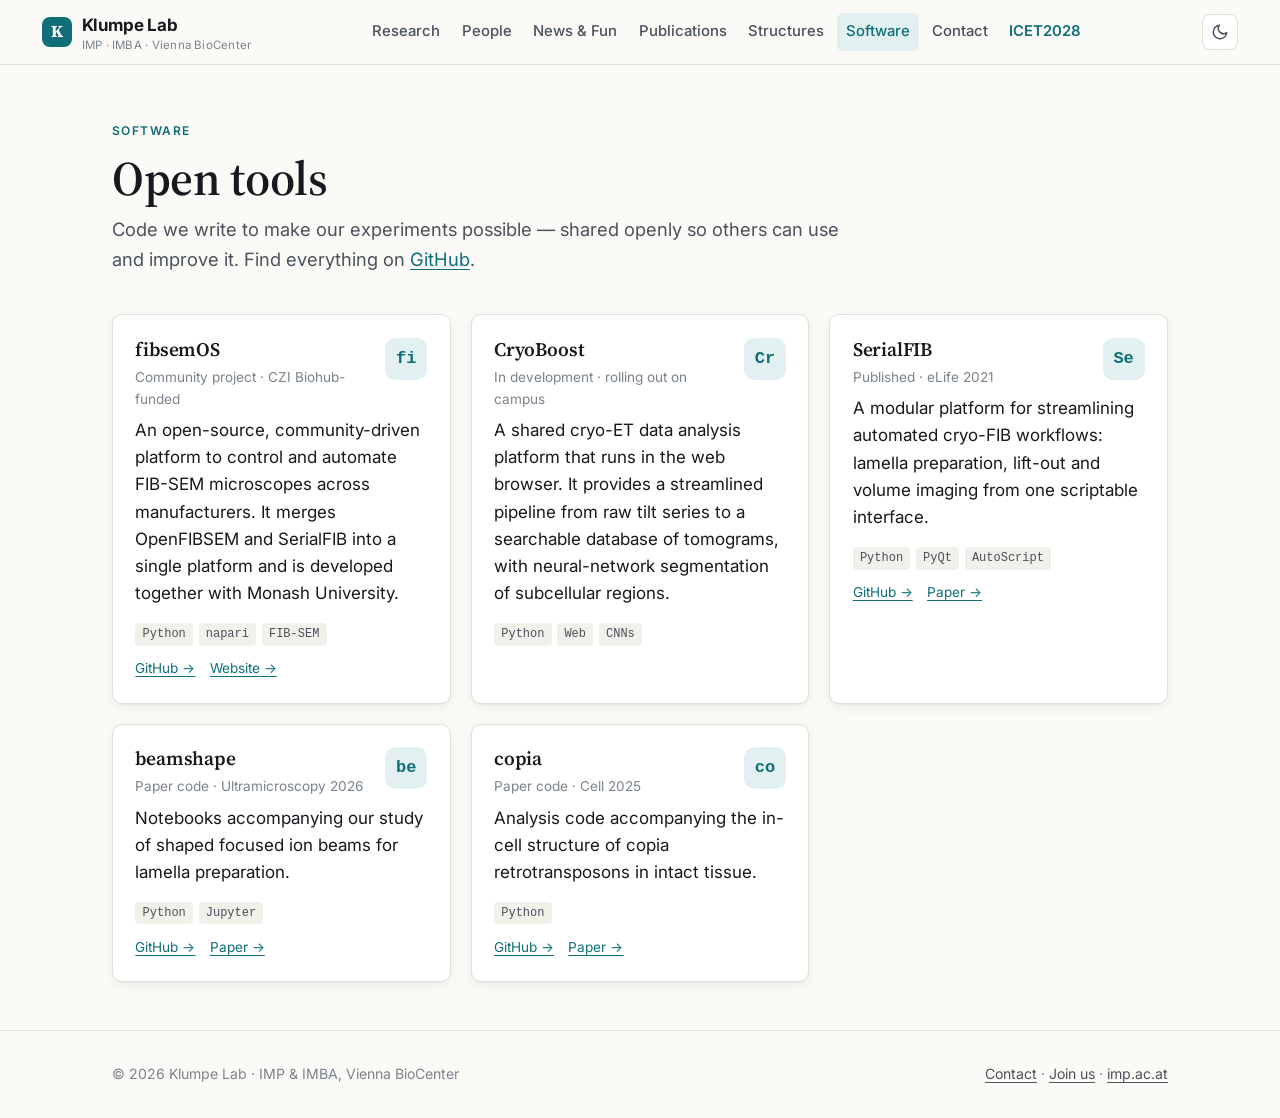
<file: software.html>
<!doctype html>
<html lang="en">
<head>
  <meta charset="utf-8">
  <meta name="viewport" content="width=device-width, initial-scale=1">
  <title>Software · Klumpe Lab</title>
  <link rel="preconnect" href="https://fonts.googleapis.com">
  <link rel="preconnect" href="https://fonts.gstatic.com" crossorigin>
  <link href="https://fonts.googleapis.com/css2?family=Inter:wght@400;500;600;700&family=Source+Serif+4:opsz,wght@8..60,600&display=swap" rel="stylesheet">
  <script>try{var t=localStorage.getItem("theme");if(t==="light"||t==="dark")document.documentElement.dataset.theme=t}catch(e){}</script>
  <link rel="stylesheet" href="assets/css/style.css">
</head>
<body>
<main class="container">
  <header class="page-head">
    <div class="eyebrow">Software</div>
    <h1>Open tools</h1>
    <p class="lead">Code we write to make our experiments possible — shared openly so others can use and improve it. Find everything on <a href="https://github.com/sklumpe" rel="noopener">GitHub</a>.</p>
  </header>

  <div class="grid grid-3" id="software-grid"></div>

</main>
<script src="assets/js/data.js"></script>
<script src="assets/js/site.js"></script>
</body>
</html>
</file>
<file: assets/css/style.css>
/* ==========================================================================
   Klumpe Lab — prototype stylesheet
   Colors and type are tokens on :root so the look can be retuned in one place.
   ========================================================================== */

:root {
  --bg: #fbfaf7;
  --surface: #ffffff;
  --surface-2: #f2f0ea;
  --ink: #16191d;
  --ink-2: #4a525c;
  --ink-3: #7b838d;
  --line: #e3e0d8;
  --accent: #0f6e78;        /* deep teal */
  --accent-ink: #ffffff;
  --accent-soft: #e2f0f1;
  --warm: #c8682d;          /* for "fun" tags */
  --warm-soft: #f7e9df;

  --font-sans: "Inter", system-ui, -apple-system, "Segoe UI", Roboto, sans-serif;
  --font-serif: "Source Serif 4", Georgia, "Times New Roman", serif;

  --maxw: 1120px;
  --radius: 10px;
  --shadow: 0 1px 2px rgba(0,0,0,.04), 0 4px 16px rgba(0,0,0,.05);
}

/* Dark theme: follows the system setting unless the visitor picks light or dark
   with the header toggle (stored as data-theme on <html>). */
@media (prefers-color-scheme: dark) {
  :root:not([data-theme="light"]) {
    --bg: #0f1215;
    --surface: #161a1f;
    --surface-2: #1c2128;
    --ink: #e9ecef;
    --ink-2: #b3bac2;
    --ink-3: #848c96;
    --line: #2a3038;
    --accent: #4fb6c0;
    --accent-ink: #0b1517;
    --accent-soft: #15292c;
    --warm: #e8935e;
    --warm-soft: #2c2018;
    --shadow: none;
  }
}
:root[data-theme="dark"] {
    --bg: #0f1215;
    --surface: #161a1f;
    --surface-2: #1c2128;
    --ink: #e9ecef;
    --ink-2: #b3bac2;
    --ink-3: #848c96;
    --line: #2a3038;
    --accent: #4fb6c0;
    --accent-ink: #0b1517;
    --accent-soft: #15292c;
    --warm: #e8935e;
    --warm-soft: #2c2018;
    --shadow: none;
}
:root { color-scheme: light dark; }
:root[data-theme="light"] { color-scheme: light; }
:root[data-theme="dark"] { color-scheme: dark; }

*, *::before, *::after { box-sizing: border-box; }

html { scroll-behavior: smooth; scroll-padding-top: 80px; }

body {
  margin: 0;
  background: var(--bg);
  color: var(--ink);
  font-family: var(--font-sans);
  font-size: 17px;
  line-height: 1.6;
  -webkit-font-smoothing: antialiased;
  display: flex;
  flex-direction: column;
  min-height: 100vh;
}

main { flex: 1; }

img { max-width: 100%; display: block; }

a { color: var(--accent); text-decoration-thickness: 1px; text-underline-offset: 3px; }
a:hover { text-decoration-thickness: 2px; }

h1, h2, h3 { font-family: var(--font-serif); font-weight: 600; line-height: 1.2; letter-spacing: -0.01em; }
h1 { font-size: clamp(2rem, 4.5vw, 3rem); margin: 0 0 .5rem; }
h2 { font-size: clamp(1.5rem, 3vw, 1.9rem); margin: 2.5rem 0 1rem; }
h3 { font-size: 1.2rem; margin: 0 0 .4rem; }
p  { margin: 0 0 1rem; }

.container { max-width: var(--maxw); margin: 0 auto; padding: 0 16px; }
@media (min-width: 720px) { .container { padding: 0 32px; } }

/* ---------- Header / nav ---------- */
.site-header {
  position: sticky; top: 0; z-index: 50;
  background: color-mix(in srgb, var(--bg) 88%, transparent);
  backdrop-filter: saturate(1.4) blur(10px);
  border-bottom: 1px solid var(--line);
}
.site-header .container { max-width: 1260px; display: flex; align-items: center; justify-content: space-between; height: 64px; }

.brand { display: flex; align-items: center; gap: .6rem; text-decoration: none; color: var(--ink); font-weight: 700; letter-spacing: -.01em; }
.brand-mark {
  width: 30px; height: 30px; border-radius: 8px;
  background: var(--accent); color: var(--accent-ink);
  display: grid; place-items: center; font-family: var(--font-serif); font-size: 1.05rem;
}
.brand > span:last-child { white-space: nowrap; }
.brand small { display: block; font-weight: 400; color: var(--ink-3); font-size: .72rem; letter-spacing: .02em; line-height: 1.1; }

.nav { display: flex; gap: .25rem; }
.nav a {
  color: var(--ink-2); text-decoration: none; font-size: .93rem; font-weight: 500;
  padding: .45rem .55rem; border-radius: 6px; white-space: nowrap;
}
.nav a:hover { color: var(--ink); background: var(--surface-2); }
.nav a.nav-project { font-weight: 600; color: var(--accent); }
.nav a[aria-current="page"] { color: var(--accent); background: var(--accent-soft); }

.header-actions { display: flex; align-items: center; gap: .5rem; }
.theme-toggle {
  width: 36px; height: 36px; border-radius: 8px; border: 1px solid var(--line); background: var(--surface);
  color: var(--ink-2); display: grid; place-items: center; cursor: pointer; padding: 0;
}
.theme-toggle:hover { color: var(--ink); border-color: var(--ink-3); }
.theme-toggle svg { width: 18px; height: 18px; }
.theme-toggle .icon-sun { display: none; }
:root[data-theme="dark"] .theme-toggle .icon-sun { display: block; }
:root[data-theme="dark"] .theme-toggle .icon-moon { display: none; }
@media (prefers-color-scheme: dark) {
  :root:not([data-theme="light"]) .theme-toggle .icon-sun { display: block; }
  :root:not([data-theme="light"]) .theme-toggle .icon-moon { display: none; }
}
.nav-toggle {
  display: none; border: 1px solid var(--line); background: var(--surface); color: var(--ink);
  border-radius: 8px; padding: .4rem .6rem; font: inherit; font-size: .9rem; cursor: pointer;
}

@media (max-width: 1200px) {
  .nav-toggle { display: block; }
  .nav {
    display: none; position: absolute; top: 64px; left: 0; right: 0;
    flex-direction: column; padding: .5rem 16px 1rem;
    background: var(--bg); border-bottom: 1px solid var(--line);
  }
  .nav.open { display: flex; }
  .nav a { padding: .7rem .6rem; }
}

/* ---------- Page header ---------- */
.page-head { padding: 3.5rem 0 1.5rem; }
.eyebrow { text-transform: uppercase; letter-spacing: .12em; font-size: .75rem; font-weight: 600; color: var(--accent); margin-bottom: .6rem; }
.lead { font-size: 1.15rem; color: var(--ink-2); max-width: 46rem; }

/* ---------- Hero (home) ---------- */
.hero { padding-block: 4.5rem 3rem; display: grid; gap: 2.5rem; align-items: center; }
@media (min-width: 900px) { .hero { grid-template-columns: 1.15fr 1fr; padding-block: 6rem 4rem; } }
.hero h1 { font-size: clamp(2.2rem, 5vw, 3.4rem); }
.hero-visual {
  aspect-ratio: 4 / 3; border-radius: 16px; overflow: hidden;
  background: radial-gradient(120% 90% at 30% 20%, var(--accent-soft), var(--surface-2));
  border: 1px solid var(--line); position: relative;
}
.hero-visual { margin: 0; }
.hero-text { padding-block: 4.5rem 2rem; }
@media (min-width: 900px) { .hero-text { grid-template-columns: minmax(0, 46rem); padding-block: 5.5rem 2.5rem; } }
.hero-banner { margin: 0 0 3rem; }
.hero-banner img, .hero-banner video { display: block; width: 100%; height: auto; }
.hero-banner video { border-radius: var(--radius, 12px); background: #1b2236; }
/* On smaller screens crop the sides of the banner video so the centre stays large */
@media (max-width: 900px) { .hero-banner video { aspect-ratio: 4 / 3; object-fit: cover; object-position: center; } }
@media (max-width: 600px) { .hero-banner video { aspect-ratio: 1 / 1; } }
.hero-banner figcaption { margin-top: .75rem; font-size: .82rem; color: var(--ink-3); text-align: right; }
.placeholder-note {
  position: absolute; bottom: 10px; right: 12px; font-size: .72rem; color: var(--ink-3);
  background: var(--surface); padding: .15rem .5rem; border-radius: 999px; border: 1px solid var(--line);
}

.btn-row { display: flex; flex-wrap: wrap; gap: .75rem; margin-top: 1.5rem; }
.btn {
  display: inline-flex; align-items: center; gap: .4rem;
  padding: .65rem 1.1rem; border-radius: 8px; font-weight: 600; font-size: .95rem;
  text-decoration: none; border: 1px solid transparent;
}
.btn-primary { background: var(--accent); color: var(--accent-ink); }
.btn-primary:hover { filter: brightness(1.08); }
.btn-ghost { border-color: var(--line); color: var(--ink); background: var(--surface); }
.btn-ghost:hover { border-color: var(--ink-3); }

/* ---------- Generic grids & cards ---------- */
.grid { display: grid; gap: 1.25rem; }
.grid-2 { grid-template-columns: repeat(auto-fill, minmax(min(100%, 420px), 1fr)); }
.grid-3 { grid-template-columns: repeat(auto-fill, minmax(min(100%, 300px), 1fr)); }
.grid-4 { grid-template-columns: repeat(auto-fill, minmax(min(100%, 220px), 1fr)); }

.card {
  background: var(--surface); border: 1px solid var(--line); border-radius: var(--radius);
  padding: 1.4rem; box-shadow: var(--shadow);
}
.card p:last-child { margin-bottom: 0; }
.card .meta { color: var(--ink-3); font-size: .85rem; margin-bottom: .4rem; }
a.card { color: inherit; text-decoration: none; transition: border-color .15s, transform .15s; display: block; }
a.card:hover { border-color: var(--accent); transform: translateY(-2px); }

.section { padding-block: 1rem 3rem; }
.section-head { display: flex; justify-content: space-between; align-items: baseline; gap: 1rem; flex-wrap: wrap; }
.section-head a { font-size: .92rem; font-weight: 500; }

.muted { color: var(--ink-3); }
.tag {
  display: inline-block; font-size: .72rem; font-weight: 600; letter-spacing: .04em; text-transform: uppercase;
  padding: .15rem .5rem; border-radius: 999px; background: var(--accent-soft); color: var(--accent);
}
.tag.fun { background: var(--warm-soft); color: var(--warm); }

/* ---------- Home topic panels ---------- */
.topic-card { padding-top: 0; overflow: hidden; }
.topic-img {
  margin: 0 -1.4rem 1.1rem; aspect-ratio: 1600 / 1145; display: grid; place-items: center;
  border-bottom: 1px solid var(--line); background: transparent;
}
.topic-img { position: relative; }
.topic-img img { position: absolute; inset: 0; width: 100%; height: 100%; object-fit: contain; }
:root[data-theme="dark"] .topic-img { background: #000; }
@media (prefers-color-scheme: dark) { :root:not([data-theme="light"]) .topic-img { background: #000; } }
.topic-img-empty { font-size: .8rem; font-weight: 600; letter-spacing: .04em; color: var(--ink-3); }

/* ---------- Research ---------- */
.theme { display: grid; gap: 1.5rem; padding: 2rem 0; border-top: 1px solid var(--line); }
@media (min-width: 820px) { .theme { grid-template-columns: 64px 1fr 280px; } }
.theme-num { font-family: var(--font-serif); font-size: 2.2rem; color: var(--accent); line-height: 1; }
.theme-img {
  border-radius: var(--radius); border: 1px solid var(--line); aspect-ratio: 4/3;
  background: repeating-linear-gradient(45deg, var(--surface-2) 0 10px, var(--surface) 10px 20px);
  display: grid; place-items: center; color: var(--ink-3); font-size: .8rem;
}
.theme ul { padding-left: 1.1rem; color: var(--ink-2); }
.theme-photo { margin: 0; aspect-ratio: auto; display: block; align-self: start; padding: 0; border: 0; border-radius: 0; background: none; }
.theme-photo img { width: 100%; height: auto; }
.theme-photo figcaption { margin-top: .5rem; font-size: .78rem; color: var(--ink-3); text-align: center; }
.theme-figure { margin: 1.5rem 0 0; padding: 1rem; border-radius: var(--radius); border: 1px solid var(--line);
  background: radial-gradient(120% 90% at 30% 20%, var(--accent-soft), var(--surface-2)); }
.theme-figure img { width: 100%; height: auto; }
.theme-figure figcaption { margin-top: .6rem; font-size: .82rem; color: var(--ink-3); }
@media (min-width: 820px) { .theme:not(:has(> .theme-img)) { grid-template-columns: 64px 1fr; } }
.quote {
  margin: 0 0 1.2rem; padding: .2rem 0 .2rem 1.1rem; border-left: 3px solid var(--accent);
  font-family: var(--font-serif); font-size: 1.15rem; line-height: 1.45; color: var(--ink);
}
.quote cite { display: block; margin-top: .4rem; font-family: var(--font-sans); font-style: normal; font-size: .85rem; color: var(--ink-3); }
.quote cite::before { content: "— "; }
.outlook { margin-top: 2rem; background: var(--accent-soft); border-color: transparent; }
.outlook p { font-size: 1.08rem; color: var(--ink); }

/* ---------- Publications ---------- */
.pub-tools { display: flex; flex-wrap: wrap; gap: .75rem; align-items: center; margin: 1rem 0 1.5rem; }
.pub-tools input[type="search"] {
  flex: 1 1 260px; padding: .6rem .8rem; border-radius: 8px; border: 1px solid var(--line);
  background: var(--surface); color: var(--ink); font: inherit; font-size: .95rem;
}
.chip {
  border: 1px solid var(--line); background: var(--surface); color: var(--ink-2);
  border-radius: 999px; padding: .35rem .8rem; font: inherit; font-size: .85rem; cursor: pointer;
}
.chip[aria-pressed="true"] { background: var(--accent); color: var(--accent-ink); border-color: var(--accent); }

.pub-year { font-family: var(--font-serif); font-size: 1.4rem; margin: 2rem 0 .5rem; color: var(--ink-3); }
.pub { padding: 1rem 0; border-bottom: 1px solid var(--line); display: grid; grid-template-columns: 180px 1fr; gap: 1.6rem; align-items: start; }
.pub-main { display: grid; gap: .25rem; min-width: 0; }
.pub-thumb-link { display: block; text-decoration: none; }
.pub-thumb {
  width: 180px; height: 180px; border-radius: 12px; object-fit: contain; background: #fff;
  border: 1px solid var(--line); display: block;
}
.pub-thumb-empty {
  display: grid; place-items: center; padding: .35rem; text-align: center;
  font: 600 .95rem/1.2 var(--font-sans); letter-spacing: .02em; color: var(--accent);
  overflow-wrap: anywhere; hyphens: manual; overflow: hidden;
  background: repeating-linear-gradient(45deg, var(--accent-soft) 0 6px, var(--surface) 6px 12px);
}
@media (max-width: 720px) { .pub { grid-template-columns: 120px 1fr; gap: 1.1rem; } .pub-thumb { width: 120px; height: 120px; } .pub-thumb-empty { font-size: .8rem; } }
@media (max-width: 480px) { .pub { grid-template-columns: 100px 1fr; gap: .9rem; } .pub-thumb { width: 100px; height: 100px; } .pub-thumb-empty { font-size: .72rem; } }
.pub-title { font-weight: 600; color: var(--ink); }
.pub-authors { color: var(--ink-2); font-size: .93rem; }
.pub-venue { font-size: .9rem; color: var(--ink-3); font-style: italic; }
.pub-links { display: flex; gap: .9rem; font-size: .85rem; margin-top: .2rem; }

/* ---------- People ---------- */
.person { text-align: left; }
.avatar {
  width: 100%; aspect-ratio: 1; border-radius: var(--radius); margin-bottom: .9rem;
  display: grid; place-items: center; font-family: var(--font-serif); font-size: 2.6rem;
  color: var(--accent); background: var(--accent-soft); border: 1px solid var(--line);
}
.avatar { overflow: hidden; }
.avatar img { width: 100%; height: 100%; object-fit: cover; }
.avatar-art img { object-fit: contain; padding: 12%; }
.person .role { color: var(--accent); font-size: .88rem; font-weight: 600; margin-bottom: .4rem; }
.person p { font-size: .92rem; color: var(--ink-2); }
.pi { display: grid; gap: 2rem; align-items: start; }
@media (min-width: 820px) { .pi { grid-template-columns: 280px 1fr; } }
.alumni { columns: 2 260px; padding-left: 1.1rem; color: var(--ink-2); }

/* ---------- News ---------- */
.filter-row { display: flex; gap: .5rem; flex-wrap: wrap; margin-bottom: 1.5rem; }
.news-item { display: grid; gap: 1rem; padding: 1.5rem 0; border-top: 1px solid var(--line); }
@media (min-width: 720px) { .news-item { grid-template-columns: 140px 1fr; } }
.news-date { color: var(--ink-3); font-size: .9rem; font-variant-numeric: tabular-nums; }
.news-body.has-thumb { display: grid; gap: 1.25rem; }
@media (min-width: 720px) { .news-body.has-thumb { grid-template-columns: 160px 1fr; align-items: start; } }
.news-thumb { width: 100%; aspect-ratio: 4 / 3; object-fit: cover; border-radius: var(--radius); }
.news-portrait { width: 96px; aspect-ratio: 1; border-radius: 50%; }
.news-more { margin-top: .5rem; }
.news-more summary { cursor: pointer; color: var(--accent); font-weight: 500; width: fit-content; }
.news-more summary:hover { text-decoration: underline; text-underline-offset: 3px; }
.news-more img { margin-top: 1rem; width: 100%; max-width: 720px; border-radius: var(--radius); }
img.zoomable { cursor: zoom-in; }
img.zoomable:focus-visible { outline: 3px solid var(--accent); outline-offset: 3px; }
.lightbox {
  position: fixed; inset: 0; z-index: 1000; display: grid; place-items: center; padding: 2vmin;
  background: rgba(0, 0, 0, .9); cursor: zoom-out; animation: lb-in .15s ease-out;
}
.lightbox img { background: var(--bg); max-width: 96vw; max-height: 96vh; max-height: 96dvh; width: auto; height: auto; object-fit: contain; border-radius: 4px; }
.lightbox-close {
  position: fixed; top: 12px; right: 16px; width: 44px; height: 44px; border-radius: 50%;
  border: 0; background: rgba(255,255,255,.15); color: #fff; font-size: 1.8rem; line-height: 1; cursor: pointer;
}
.lightbox-close:hover, .lightbox-close:focus-visible { background: rgba(255,255,255,.3); outline: none; }
@keyframes lb-in { from { opacity: 0; } to { opacity: 1; } }
.card.has-thumb { padding-top: 0; overflow: hidden; }
.news-card-thumb { display: block; width: calc(100% + 2.8rem); max-width: none; margin: 0 -1.4rem 1rem; aspect-ratio: 16 / 9; object-fit: cover; }

/* ---------- Software ---------- */
.sw-head { display: flex; justify-content: space-between; align-items: flex-start; gap: 1rem; }
.sw-icon {
  width: 42px; height: 42px; border-radius: 10px; flex: none;
  background: var(--accent-soft); color: var(--accent); display: grid; place-items: center;
  font-family: ui-monospace, SFMono-Regular, Menlo, monospace; font-weight: 700;
}
.stack { display: flex; flex-wrap: wrap; gap: .35rem; margin: .8rem 0; }
.stack span { font-family: ui-monospace, SFMono-Regular, Menlo, monospace; font-size: .75rem; padding: .1rem .45rem; border-radius: 4px; background: var(--surface-2); color: var(--ink-2); }

/* ---------- Join ---------- */
.position { display: grid; gap: .5rem; align-content: start; }
.position .status { font-size: .8rem; font-weight: 600; color: var(--accent); }
.steps { counter-reset: s; list-style: none; padding: 0; display: grid; gap: 1rem; }
.steps li { counter-increment: s; padding-left: 3rem; position: relative; }
.steps li::before {
  content: counter(s); position: absolute; left: 0; top: 0;
  width: 2rem; height: 2rem; border-radius: 50%; display: grid; place-items: center;
  background: var(--accent-soft); color: var(--accent); font-weight: 700; font-size: .9rem;
}

/* ---------- Contact ---------- */
.contact-grid { display: grid; gap: 2rem; }
@media (min-width: 820px) { .contact-grid { grid-template-columns: 1fr 1.2fr; } }
.map {
  border-radius: var(--radius); border: 1px solid var(--line); min-height: 320px; overflow: hidden;
  background: var(--surface-2);
}
.map iframe { width: 100%; height: 100%; min-height: 320px; border: 0; display: block; }
dl.info { display: grid; grid-template-columns: max-content 1fr; gap: .5rem 1.25rem; margin: 0; }
dl.info dt { color: var(--ink-3); font-size: .9rem; }
dl.info dd { margin: 0; }

/* ---------- Structure gallery ---------- */
.structure { padding: 0; overflow: hidden; display: flex; flex-direction: column; }
.structure-img { display: block; position: relative; aspect-ratio: 1; background: #fff; border-bottom: 1px solid var(--line); }
.structure-img img { width: 100%; height: 100%; object-fit: contain; transition: transform .25s; }
.structure-img:hover img { transform: scale(1.04); }
.pdb-id {
  position: absolute; top: 10px; left: 10px; font: 600 .75rem ui-monospace, SFMono-Regular, Menlo, monospace;
  background: var(--accent); color: var(--accent-ink); padding: .15rem .5rem; border-radius: 4px;
}
.structure h3 {
  font-size: 1.02rem; margin: 1rem 1.2rem .3rem;
  display: -webkit-box; -webkit-line-clamp: 3; -webkit-box-orient: vertical; overflow: hidden;
}
.kind-tag {
  position: absolute; top: 10px; right: 10px; font-size: .7rem; font-weight: 600;
  background: rgba(255,255,255,.9); color: #333; padding: .15rem .5rem; border-radius: 4px; border: 1px solid #ddd;
}
.filter-label { font-size: .8rem; color: var(--ink-3); text-transform: uppercase; letter-spacing: .08em; align-self: center; margin-right: .25rem; min-width: 4.5rem; }
.structure .meta { margin: 0 1.2rem; }
.structure .pub-links { margin: auto 1.2rem 1.1rem; padding-top: .6rem; flex-wrap: wrap; }
.chip .muted { margin-left: .2rem; }
.chip[aria-pressed="true"] .muted { color: inherit; opacity: .75; }

/* ---------- Sponsors ---------- */
.sponsors { display: grid; grid-template-columns: repeat(auto-fill, minmax(min(100%, 150px), 1fr)); gap: .75rem; }
.sponsor {
  display: flex; align-items: center; justify-content: center; height: 88px; padding: .8rem 1rem;
  background: #fff; border: 1px solid var(--line); border-radius: var(--radius);
  transition: border-color .15s, transform .15s;
}
.sponsor:hover { border-color: var(--accent); transform: translateY(-2px); }
.sponsor img { max-width: 100%; max-height: 100%; min-width: 0; min-height: 0; object-fit: contain; }

/* ---------- Footer ---------- */
.site-footer { border-top: 1px solid var(--line); margin-top: 3rem; padding: 2rem 0; color: var(--ink-3); font-size: .88rem; }
.site-footer .container { display: flex; justify-content: space-between; flex-wrap: wrap; gap: 1rem; }
.site-footer a { color: var(--ink-2); }

/* ---------- Prototype marker ---------- */
.draft { background: #fff6d6; color: #6b5300; border-radius: 4px; padding: 0 .3rem; font-size: .85em; }
@media (prefers-color-scheme: dark) { :root:not([data-theme="light"]) .draft { background: #3a3110; color: #f1d98a; } }
:root[data-theme="dark"] .draft { background: #3a3110; color: #f1d98a; }

/* Theme-specific image variants */
.img-dark { display: none !important; }
:root[data-theme="dark"] .img-dark { display: block !important; }
:root[data-theme="dark"] .img-light { display: none !important; }
@media (prefers-color-scheme: dark) {
  :root:not([data-theme="light"]) .img-dark { display: block !important; }
  :root:not([data-theme="light"]) .img-light { display: none !important; }
}
</file>
